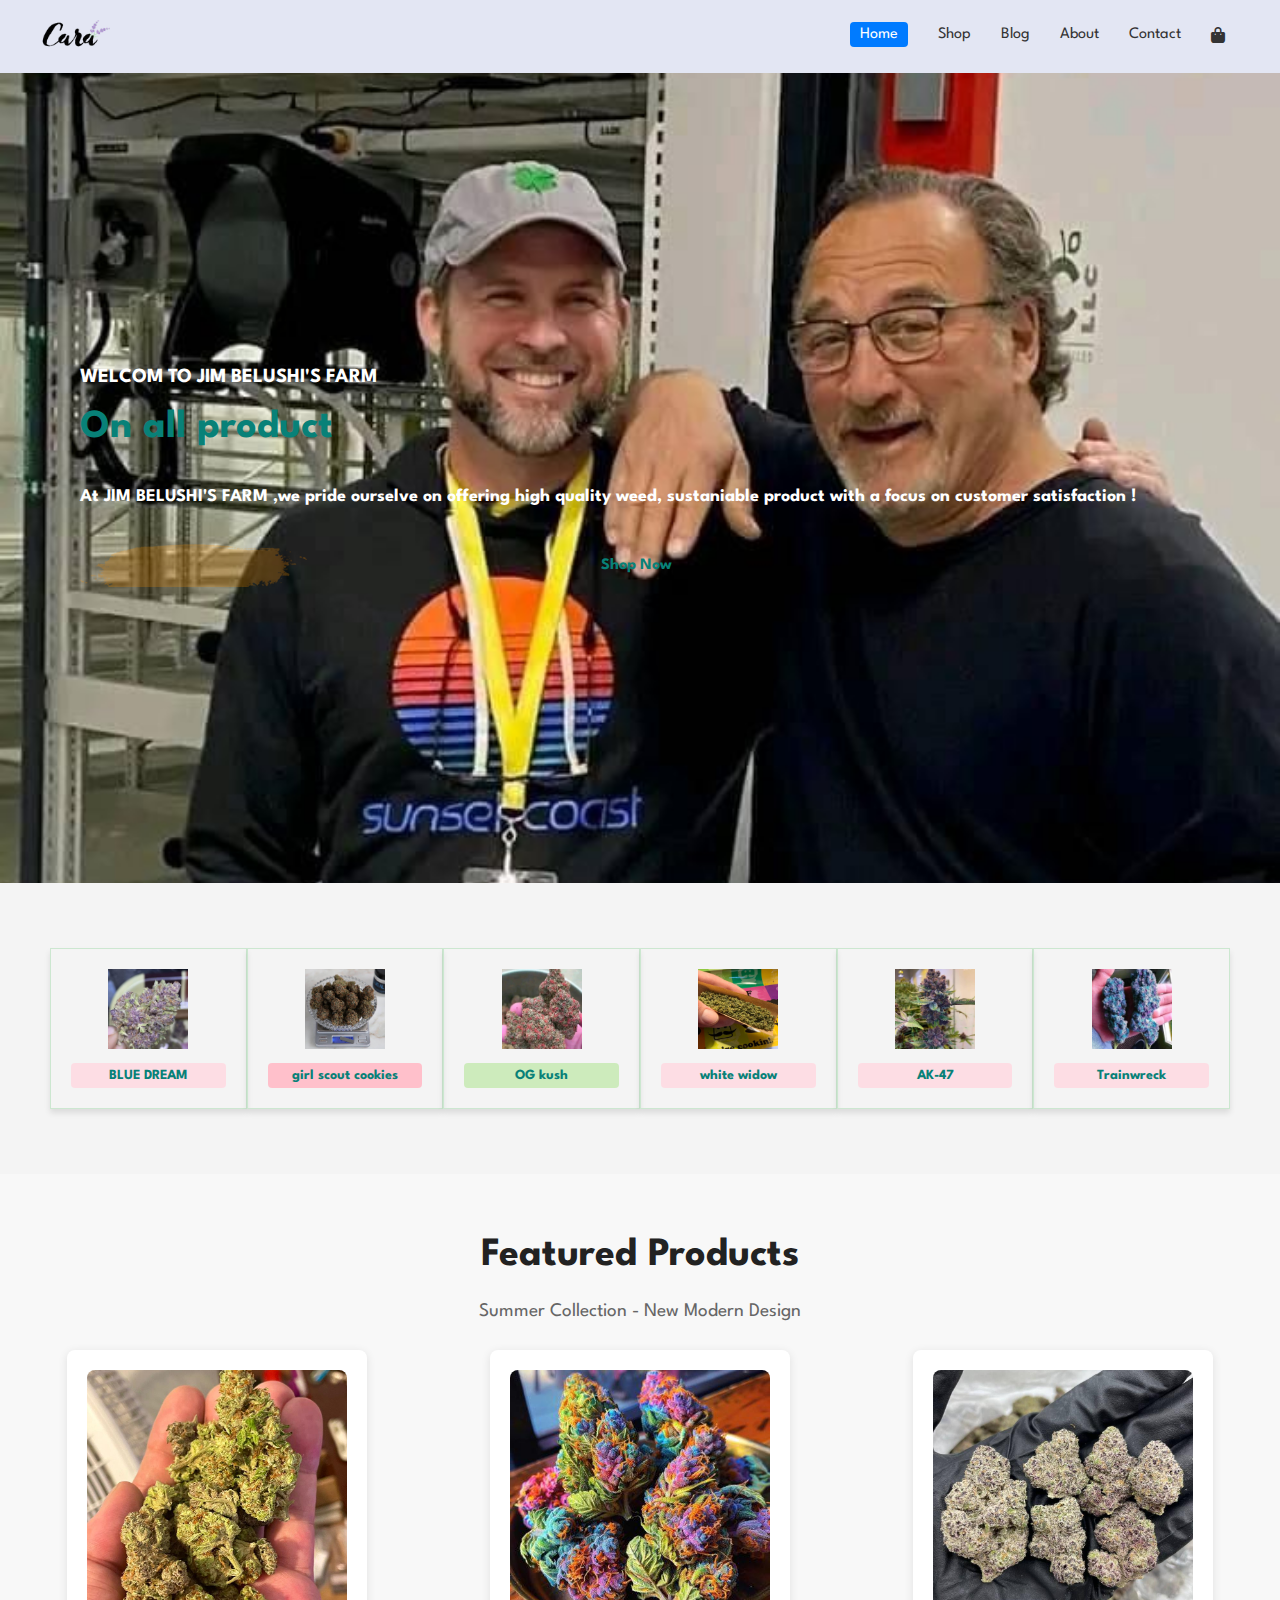
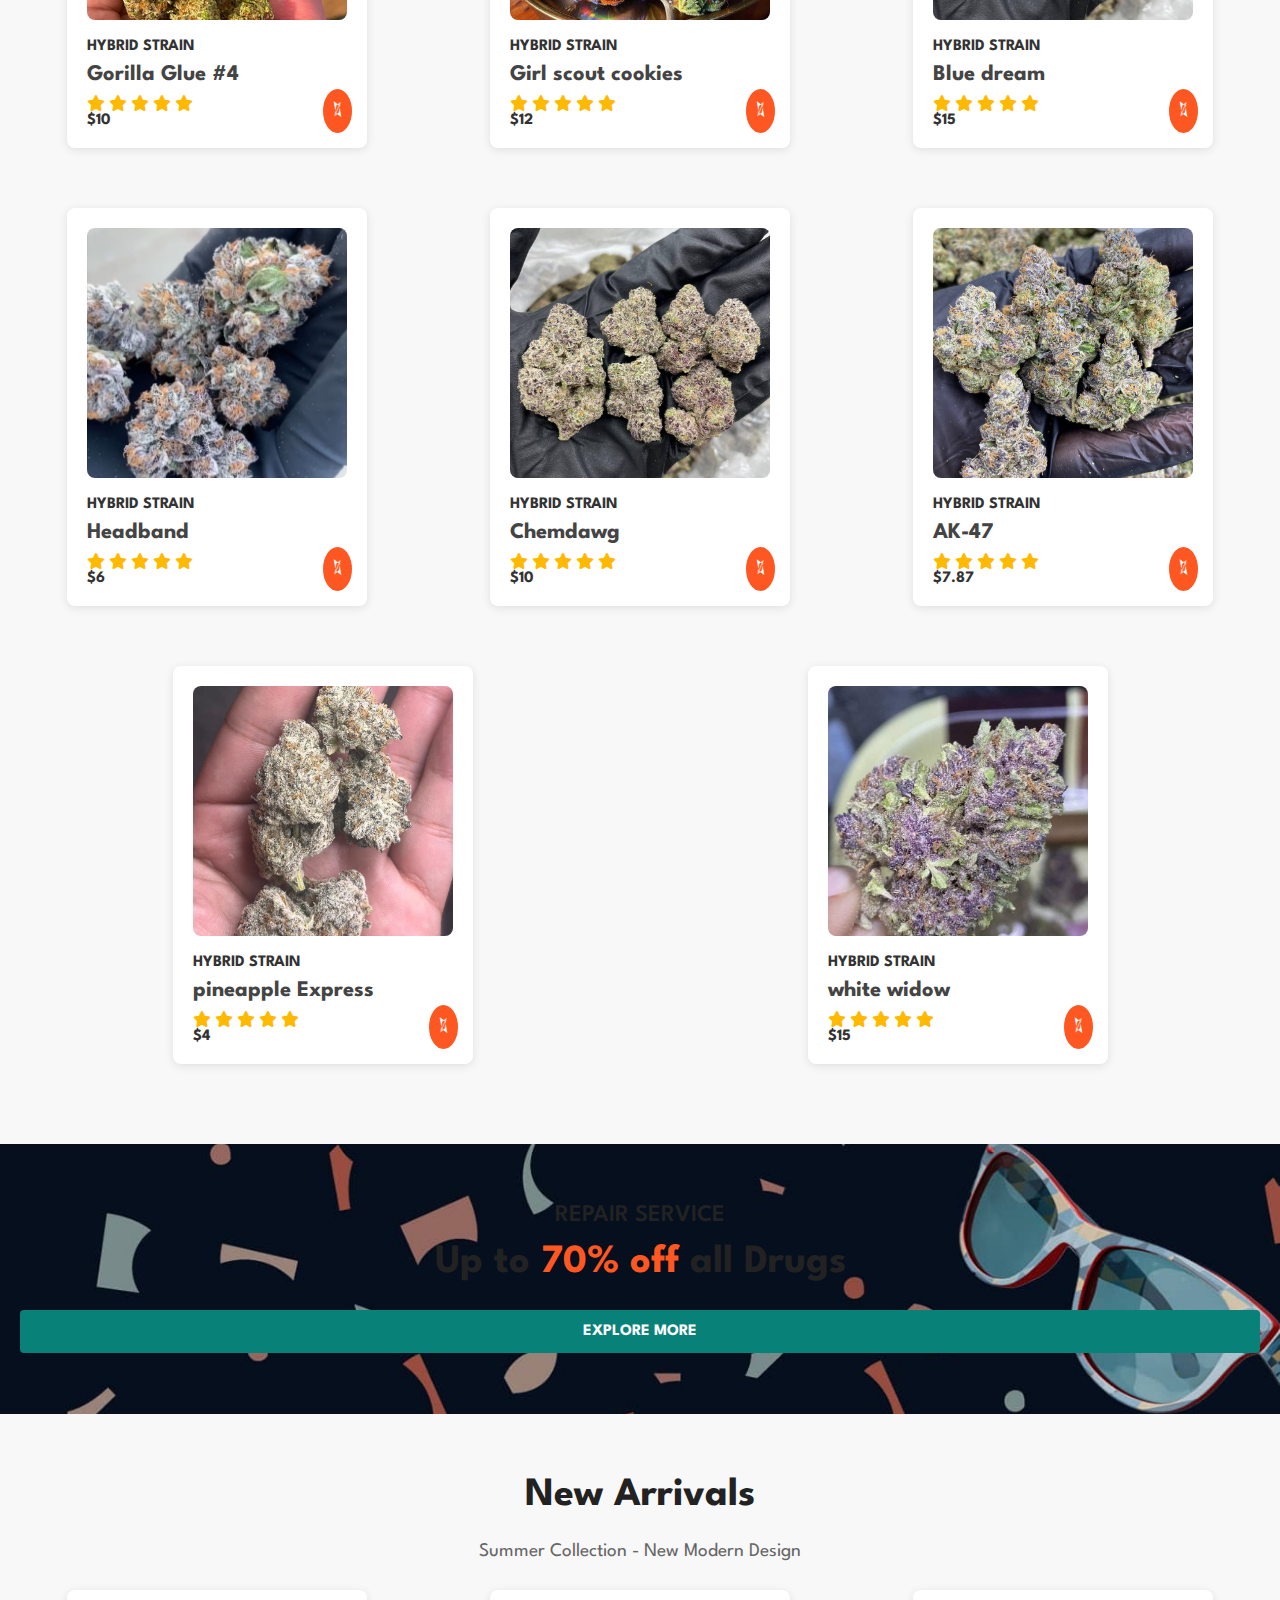
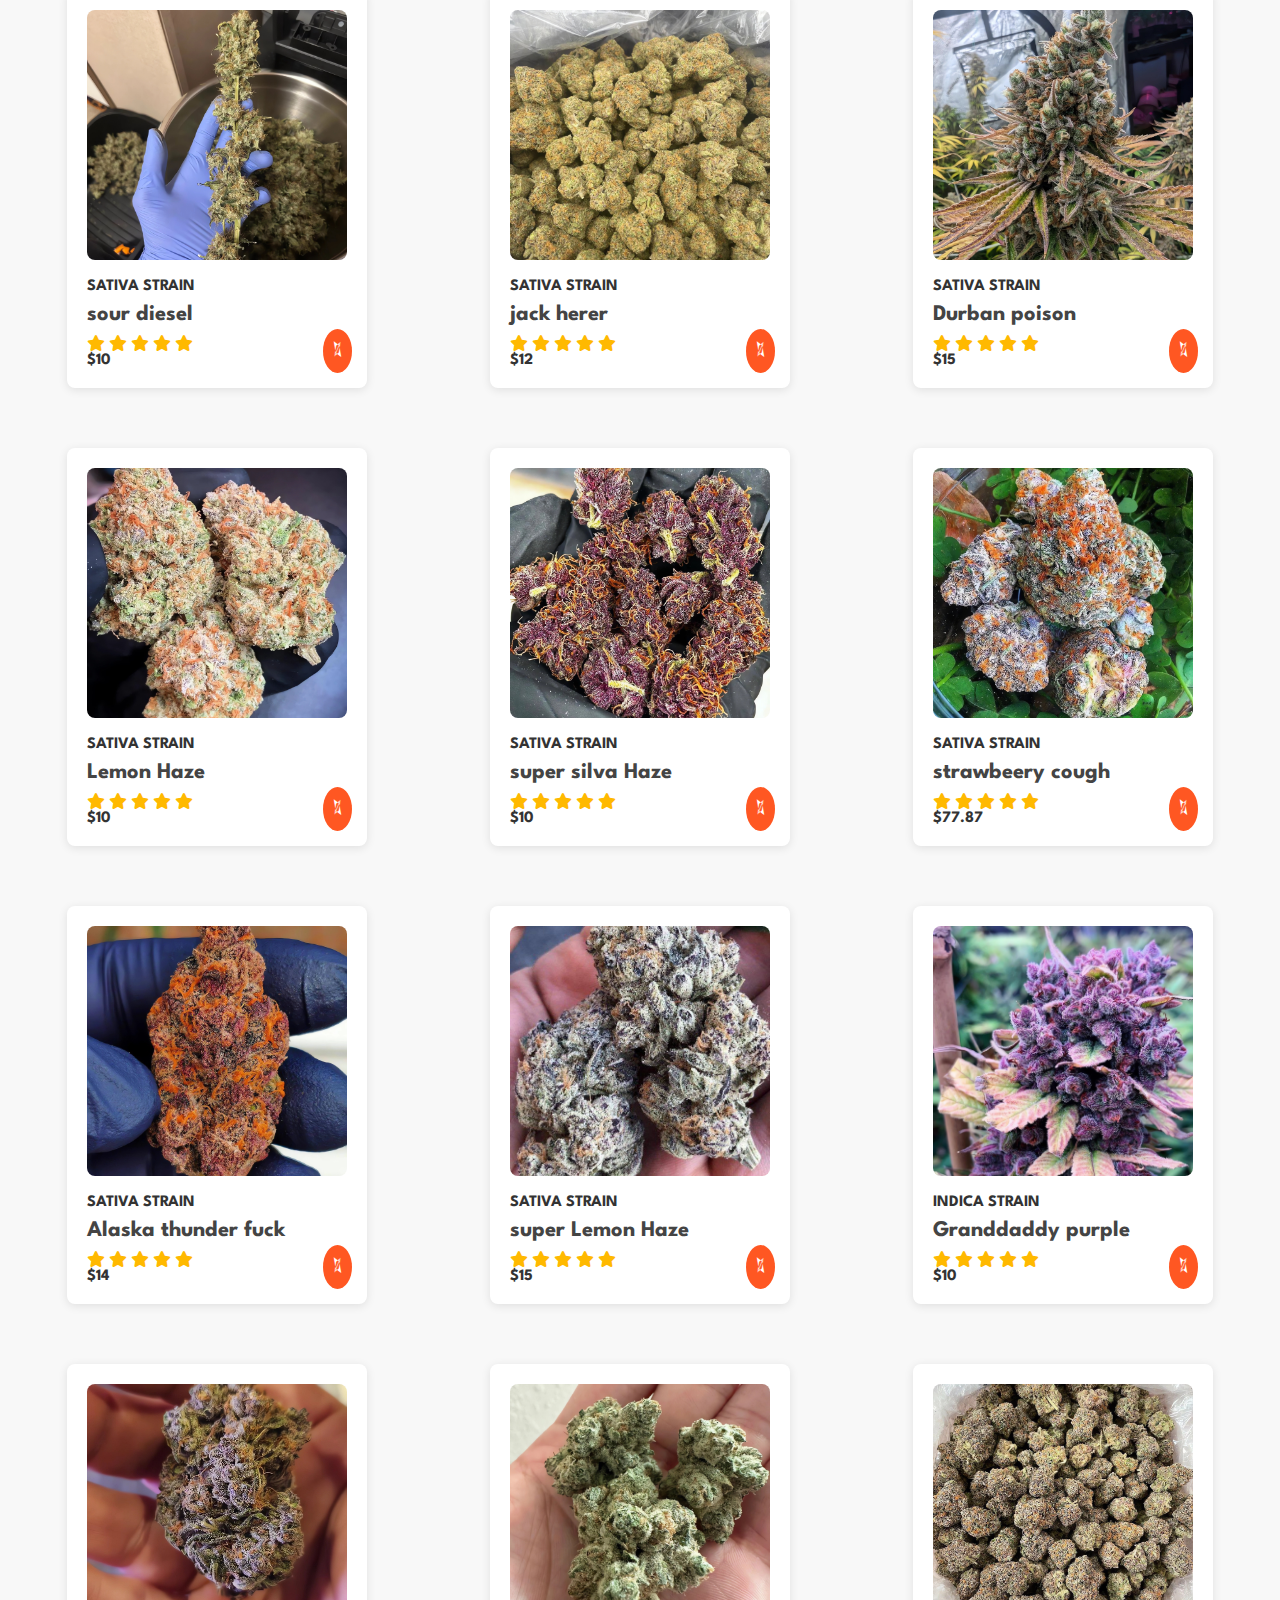
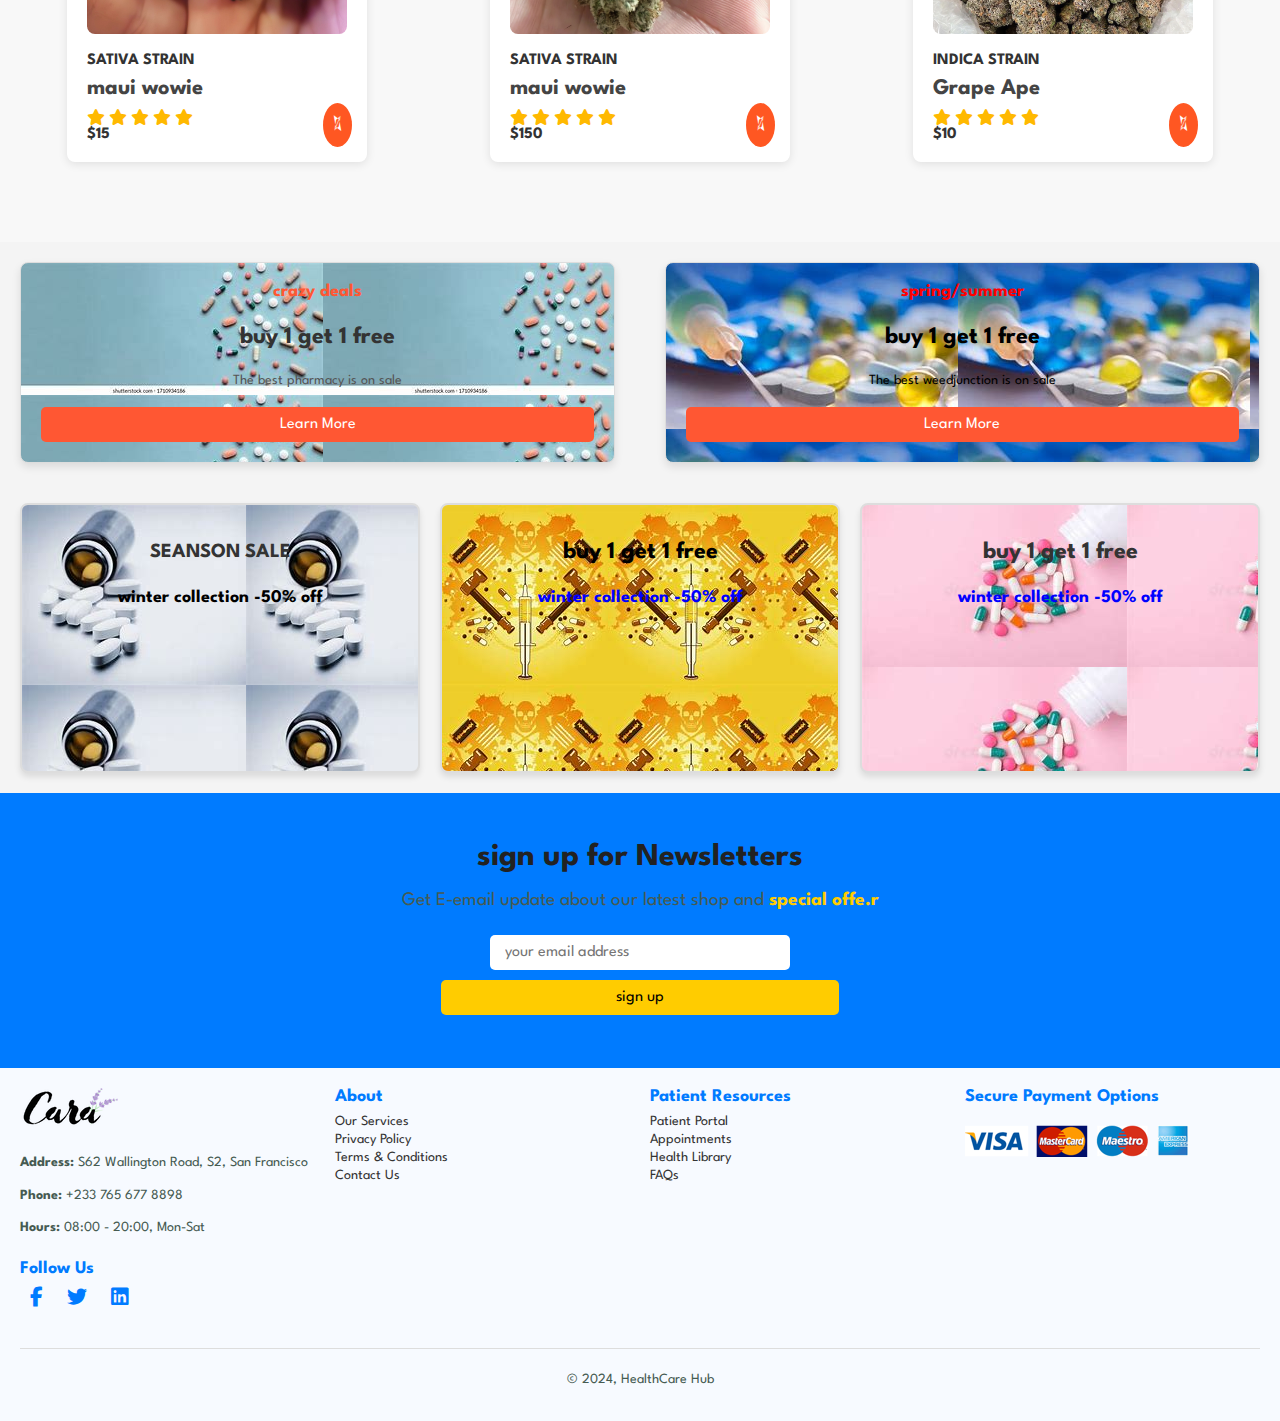
<file: weedJunction/index.html>
<!DOCTYPE html>
<html lang="en">
<head>
    <meta charset="UTF-8">
    <meta http-equiv="X-UA-Compatible" content="IE=edge">
    <meta name="viewport" content="width=device-width, initial-scale=1.0">
    <title>JIM BELUSHI'S FARM</title>
    <link rel="stylesheet" href="https://pro.fontawesome.com/releases/v5.10.0/css/all.css" />
    <link rel="stylesheet" href="https://cdnjs.cloudflare.com/ajax/libs/font-awesome/6.5.1/css/all.min.css" />
    <link rel="stylesheet" href="style.css">
</head>
<body>

    <section id="header">
        <a href ="#"><img src="img/logo.png" class="logo" alt="Logo"></a>
        <div>
            <ul id="navbar">
                <li><a href="index.html" class="active">Home</a></li>
                <li><a href="shop.html">Shop</a></li>
                <li><a href="blog.html">Blog</a></li>
                <li><a href="about.html">About</a></li>
                <li><a href="contact.html">Contact</a></li>
                <li><a href="cart.html"><i class="fa fa-shopping-bag" aria-hidden="true"></i></a></li>
                


        </div>
       
    </section>
     <section id="hero">
        
        <h4>WELCOM TO JIM BELUSHI'S FARM</h4>
        <h2>On all product <h2>
            <p>At JIM BELUSHI'S FARM ,we pride ourselve on offering high quality weed, sustaniable product with a focus on customer satisfaction
                !</p>
            <button onclick="window.location.href='shop.html'">Shop Now</button>

     </section>
     <section id="feature" class="section-p1">
        <div class="fe-box">
            <img src="img/features/26.jpg" alt="">
            <h6>BLUE DREAM</h6>

        </div>
        <div class="fe-box">
            <img src="img/features/27.jpg" alt="">
            <h6>girl scout cookies</h6>

        </div>
        <div class="fe-box">
            <img src="img/features/28.jpg" alt="">
            <h6>OG kush</h6>

        </div>
        <div class="fe-box">
            <img src="img/features/29.jpg" alt="">
            <h6>white widow</h6>

        </div>
        <div class="fe-box">
            <img src="img/features/30.jpg" alt="">
            <h6>AK-47</h6>

        </div>
        <div class="fe-box">
            <img src="img/features/31.jpg" alt="">
            <h6>Trainwreck</h6>

        </div>
     </section>
     <section id="product1" class="section-p1">
        <h1>Featured Products</h1>
        <p>Summer Collection - New Modern Design</p>
        <div class="pro-container">
            <!-- Product 1 -->
            <div class="pro">
                <img src="img/features/32.jpg" alt="Amylinomimetic injectables">
                <div class="des">
                    <span>HYBRID STRAIN</span>
                    <h5>Gorilla Glue #4</h5>
                    <div class="star">
                        <i class="fa-solid fa-star"></i>
                        <i class="fa-solid fa-star"></i>
                        <i class="fa-solid fa-star"></i>
                        <i class="fa-solid fa-star"></i>
                        <i class="fa-solid fa-star"></i>
                    </div>
                    <span class="price">$10</span>
                </div>
                <a href="#" class="cart-icon"><i class="fal fa-shopping-cart"></i></a>
            </div>
    
            <!-- Product 2 -->
            <div class="pro">
                <img src="img/features/33.jpg" alt="Anastrozole">
                <div class="des">
                    <span> HYBRID STRAIN</span>
                    <h5>Girl scout cookies</h5>
                    <div class="star">
                        <i class="fa-solid fa-star"></i>
                        <i class="fa-solid fa-star"></i>
                        <i class="fa-solid fa-star"></i>
                        <i class="fa-solid fa-star"></i>
                        <i class="fa-solid fa-star"></i>
                    </div>
                    <span class="price">$12</span>
                </div>
                <a href="#" class="cart-icon"><i class="fal fa-shopping-cart"></i></a>
            </div>
    
            <!-- Product 3 -->
            <div class="pro">
                <img src="img/features/36.jpg" alt="Bupropion-naltrexone">
                <div class="des">
                    <span>HYBRID STRAIN</span>
                    <h5>Blue dream</h5>
                    <div class="star">
                        <i class="fa-solid fa-star"></i>
                        <i class="fa-solid fa-star"></i>
                        <i class="fa-solid fa-star"></i>
                        <i class="fa-solid fa-star"></i>
                        <i class="fa-solid fa-star"></i>
                    </div>
                    <span class="price">$15</span>
                </div>
                <a href="#" class="cart-icon"><i class="fal fa-shopping-cart"></i></a>
            </div>
    
            <!-- Product 4 -->
            <div class="pro">
                <img src="img/features/34.jpg" alt="Amoxilin">
                <div class="des">
                    <span>HYBRID STRAIN</span>
                    <h5>Headband</h5>
                    <div class="star">
                        <i class="fa-solid fa-star"></i>
                        <i class="fa-solid fa-star"></i>
                        <i class="fa-solid fa-star"></i>
                        <i class="fa-solid fa-star"></i>
                        <i class="fa-solid fa-star"></i>
                    </div>
                    <span class="price"> $6 </span>
                </div>
                <a href="#" class="cart-icon"><i class="fal fa-shopping-cart"></i></a>
            </div>
    
            <!-- Product 5 -->
            <div class="pro">
                <img src="img/features/36.jpg" alt="Mounjaro">
                <div class="des">
                    <span> HYBRID STRAIN</span>
                    <h5>Chemdawg</h5>
                    <div class="star">
                        <i class="fa-solid fa-star"></i>
                        <i class="fa-solid fa-star"></i>
                        <i class="fa-solid fa-star"></i>
                        <i class="fa-solid fa-star"></i>
                        <i class="fa-solid fa-star"></i>
                    </div>
                    <span class="price">$10</span>
                </div>
                <a href="#" class="cart-icon"><i class="fal fa-shopping-cart"></i></a>
            </div>
    
            <!-- Product 6 -->
            <div class="pro">
                <img src="img/features/39.jpg" alt="Orlistat (Xenical, Alli)">
                <div class="des">
                    <span>HYBRID STRAIN </span>
                    <h5>AK-47</h5>
                    <div class="star">
                        <i class="fa-solid fa-star"></i>
                        <i class="fa-solid fa-star"></i>
                        <i class="fa-solid fa-star"></i>
                        <i class="fa-solid fa-star"></i>
                        <i class="fa-solid fa-star"></i>
                    </div>
                    <span class="price">$7.87</span>
                </div>
                <a href="#" class="cart-icon"><i class="fal fa-shopping-cart"></i></a>
            </div>
    
            <!-- Product 7 -->
            <div class="pro">
                <img src="img/features/38.jpg" alt="Metformin">
                <div class="des">
                    <span>HYBRID STRAIN</span>
                    <h5>pineapple Express</h5>
                    <div class="star">
                        <i class="fa-solid fa-star"></i>
                        <i class="fa-solid fa-star"></i>
                        <i class="fa-solid fa-star"></i>
                        <i class="fa-solid fa-star"></i>
                        <i class="fa-solid fa-star"></i>
                    </div>
                    <span class="price">$4</span>
                </div>
                <a href="#" class="cart-icon"><i class="fal fa-shopping-cart"></i></a>
            </div>
    
            <!-- Product 8 -->
            <div class="pro">
                <img src="img/features/26.jpg" alt="Insulin">
                <div class="des">
                    <span>HYBRID STRAIN</span>
                    <h5>white widow</h5>
                    <div class="star">
                        <i class="fa-solid fa-star"></i>
                        <i class="fa-solid fa-star"></i>
                        <i class="fa-solid fa-star"></i>
                        <i class="fa-solid fa-star"></i>
                        <i class="fa-solid fa-star"></i>
                    </div>
                    <span class="price">$15</span>
                </div>
                <a href="#" class="cart-icon"><i class="fal fa-shopping-cart"></i></a>
            </div>
        </div>
    </section>
    <section>
    
    
        <section id="banner" class="section-m1">
            <h4>Repair Service</h4>
            <h2>Up to <span>70% off</span> all Drugs</h2>
            <button>Explore More</button>
        </section>
        <section id="product1" class="section-p1">
            <h1>New Arrivals</h1>
            <p>Summer Collection - New Modern Design</p>
            <div class="pro-container">
                <!-- Product 1 -->
                <div class="pro">
                    <img src="img/products/13.jpg" alt="Amylinomimetic injectables">
                    <div class="des">
                        <span>SATIVA STRAIN</span>
                        <h5>sour diesel</h5>
                        <div class="star">
                            <i class="fa-solid fa-star"></i>
                            <i class="fa-solid fa-star"></i>
                            <i class="fa-solid fa-star"></i>
                            <i class="fa-solid fa-star"></i>
                            <i class="fa-solid fa-star"></i>
                        </div>
                        <span class="price">$10</span>
                    </div>
                    <a href="#" class="cart-icon"><i class="fal fa-shopping-cart"></i></a>
                </div>
        
                <!-- Product 2 -->
                <div class="pro">
                    <img src="img/products/14.jpg" alt="Anastrozole">
                    <div class="des">
                        <span> SATIVA STRAIN</span>
                        <h5>jack herer</h5>
                        <div class="star">
                            <i class="fa-solid fa-star"></i>
                            <i class="fa-solid fa-star"></i>
                            <i class="fa-solid fa-star"></i>
                            <i class="fa-solid fa-star"></i>
                            <i class="fa-solid fa-star"></i>
                        </div>
                        <span class="price">$12</span>
                    </div>
                    <a href="#" class="cart-icon"><i class="fal fa-shopping-cart"></i></a>
                </div>
        
                <!-- Product 3 -->
                <div class="pro">
                    <img src="img/products/15.jpg" alt="Bupropion-naltrexone">
                    <div class="des">
                        <span>SATIVA STRAIN</span>
                        <h5>Durban poison</h5>
                        <div class="star">
                            <i class="fa-solid fa-star"></i>
                            <i class="fa-solid fa-star"></i>
                            <i class="fa-solid fa-star"></i>
                            <i class="fa-solid fa-star"></i>
                            <i class="fa-solid fa-star"></i>
                        </div>
                        <span class="price">$15</span>
                    </div>
                    <a href="#" class="cart-icon"><i class="fal fa-shopping-cart"></i></a>
                </div>
        
                <!-- Product 4 -->
                <div class="pro">
                    <img src="img/products/16.jpg" alt="Amoxilin">
                    <div class="des">
                        <span>SATIVA STRAIN
                        </span>
                        <h5>Lemon Haze</h5>
                        <div class="star">
                            <i class="fa-solid fa-star"></i>
                            <i class="fa-solid fa-star"></i>
                            <i class="fa-solid fa-star"></i>
                            <i class="fa-solid fa-star"></i>
                            <i class="fa-solid fa-star"></i>
                        </div>
                        <span class="price"> $10 </span>
                    </div>
                    <a href="#" class="cart-icon"><i class="fal fa-shopping-cart"></i></a>
                </div>
        
                <!-- Product 5 -->
                <div class="pro">
                    <img src="img/products/18.jpg" alt="">
                    <div class="des">
                        <span> SATIVA STRAIN</span>
                        <h5>super silva Haze </h5>
                        <div class="star">
                            <i class="fa-solid fa-star"></i>
                            <i class="fa-solid fa-star"></i>
                            <i class="fa-solid fa-star"></i>
                            <i class="fa-solid fa-star"></i>
                            <i class="fa-solid fa-star"></i>
                        </div>
                        <span class="price">$10</span>
                    </div>
                    <a href="#" class="cart-icon"><i class="fal fa-shopping-cart"></i></a>
                </div>
        
                <!-- Product 6 -->
                <div class="pro">
                    <img src="img/products/19.jpg" alt="">
                    <div class="des">
                        <span> SATIVA STRAIN </span>
                        <h5>strawbeery cough</h5>
                        <div class="star">
                            <i class="fa-solid fa-star"></i>
                            <i class="fa-solid fa-star"></i>
                            <i class="fa-solid fa-star"></i>
                            <i class="fa-solid fa-star"></i>
                            <i class="fa-solid fa-star"></i>
                        </div>
                        <span class="price">$77.87</span>
                    </div>
                    <a href="#" class="cart-icon"><i class="fal fa-shopping-cart"></i></a>
                </div>
        
                <!-- Product 7 -->
                <div class="pro">
                    <img src="img/products/20.jpg" alt="Metformin">
                    <div class="des">
                        <span>SATIVA STRAIN</span>
                        <h5>Alaska thunder fuck </h5>
                        <div class="star">
                            <i class="fa-solid fa-star"></i>
                            <i class="fa-solid fa-star"></i>
                            <i class="fa-solid fa-star"></i>
                            <i class="fa-solid fa-star"></i>
                            <i class="fa-solid fa-star"></i>
                        </div>
                        <span class="price">$14</span>
                    </div>
                    <a href="#" class="cart-icon"><i class="fal fa-shopping-cart"></i></a>
                </div>
        
                <!-- Product 8 -->
                <div class="pro">
                    <img src="img/products/21.jpg" alt="Insulin">
                    <div class="des">
                        <span>SATIVA STRAIN</span>
                        <h5>super Lemon Haze</h5>
                        <div class="star">
                            <i class="fa-solid fa-star"></i>
                            <i class="fa-solid fa-star"></i>
                            <i class="fa-solid fa-star"></i>
                            <i class="fa-solid fa-star"></i>
                            <i class="fa-solid fa-star"></i>
                        </div>
                        <span class="price">$15</span>
                    </div>
                    <a href="#" class="cart-icon"><i class="fal fa-shopping-cart"></i></a>
                </div>
                <div class="pro">
                    <img src="img/products/22.jpg" alt="Insulin">
                    <div class="des">
                        <span>INDICA STRAIN</span>
                        <h5>Granddaddy purple</h5>
                        <div class="star">
                            <i class="fa-solid fa-star"></i>
                            <i class="fa-solid fa-star"></i>
                            <i class="fa-solid fa-star"></i>
                            <i class="fa-solid fa-star"></i>
                            <i class="fa-solid fa-star"></i>
                        </div>
                        <span class="price">$10</span>
                    </div>
                    <a href="#" class="cart-icon"><i class="fal fa-shopping-cart"></i></a>
                </div>
                <div class="pro">
                    <img src="img/products/23.jpg" alt="Insulin">
                    <div class="des">
                        <span>SATIVA STRAIN</span>
                        <h5>maui wowie</h5>
                        <div class="star">
                            <i class="fa-solid fa-star"></i>
                            <i class="fa-solid fa-star"></i>
                            <i class="fa-solid fa-star"></i>
                            <i class="fa-solid fa-star"></i>
                            <i class="fa-solid fa-star"></i>
                        </div>
                        <span class="price">$15</span>
                    </div>
                    <a href="#" class="cart-icon"><i class="fal fa-shopping-cart"></i></a>
                </div>
                <div class="pro">
                    <img src="img/products/24.jpg" alt="Insulin">
                    <div class="des">
                        <span>SATIVA STRAIN</span>
                        <h5>maui wowie</h5>
                        <div class="star">
                            <i class="fa-solid fa-star"></i>
                            <i class="fa-solid fa-star"></i>
                            <i class="fa-solid fa-star"></i>
                            <i class="fa-solid fa-star"></i>
                            <i class="fa-solid fa-star"></i>
                        </div>
                        <span class="price">$150</span>
                    </div>
                    <a href="#" class="cart-icon"><i class="fal fa-shopping-cart"></i></a>
                </div>
                <div class="pro">
                    <img src="img/products/25.jpg" alt="Insulin">
                    <div class="des">
                        <span>INDICA STRAIN</span>
                        <h5>Grape Ape</h5>
                        <div class="star">
                            <i class="fa-solid fa-star"></i>
                            <i class="fa-solid fa-star"></i>
                            <i class="fa-solid fa-star"></i>
                            <i class="fa-solid fa-star"></i>
                            <i class="fa-solid fa-star"></i>
                        </div>
                        <span class="price">$10</span>
                    </div>
                    <a href="#" class="cart-icon"><i class="fal fa-shopping-cart"></i></a>
                </div>
            </div>
        </section>
        <section id="sm-banner" class="section-p1">
          <div class="banner-box">
            <h4>crazy deals</h4>
            <h2>buy 1 get 1 free</h2>
            <span>The best pharmacy is on sale</span>
            <button>Learn More</button>
          </div>
          <div class="banner-box1">
            <h4>spring/summer</h4>
            <h2>buy 1 get 1 free</h2>
            <span>The best weedjunction is on sale</span>
            <button> Learn More</button>
          </div>
        </section>
        <section id="banner3">
            <div class="banner-box2">
             
                <h2>SEANSON SALE</h2>
                <h4>winter collection -50% off</h4>
               
              </div>
              <div class="banner-box3">
                
                <h2>buy 1 get 1 free</h2>
                <h4>winter collection -50% off</h4>
               
              </div>
              <div class="banner-box4">
                
                <h2>buy 1 get 1 free</h2>
                <h4>winter collection -50% off</h4>
               
              </div>
        </section>
        <section id ="newsletter">
            <div class="newstext">
                <h4>sign up for Newsletters</h4>
                <p> Get E-email update about our latest shop and <span>special offe.r</span></p>

            </div>
            <div class="fora">
                <input type="text" placeholder="your email address">
                <button>sign up</button>
            </div>

        </section>
        <footer id="section-p1">
            <div class="col">
                <img src="img/logo.png" alt="Medical Logo">
                <p><strong>Address:</strong> S62 Wallington Road, S2, San Francisco</p>
                <p><strong>Phone:</strong> +233 765 677 8898</p>
                <p><strong>Hours:</strong> 08:00 - 20:00, Mon-Sat</p>
                <div class="follow">
                    <h4>Follow Us</h4>
                    <div class="icon">
                        <i class="fab fa-facebook-f"></i>
                        <i class="fab fa-twitter"></i>
                        <i class="fab fa-linkedin"></i>
                    </div>
                </div>
            </div>
            <div class="col">
                <h4>About</h4>
                <a href="#">Our Services</a>
                <a href="#">Privacy Policy</a>
                <a href="#">Terms & Conditions</a>
                <a href="#">Contact Us</a>
            </div>
            <div class="col">
                <h4>Patient Resources</h4>
                <a href="#">Patient Portal</a>
                <a href="#">Appointments</a>
                <a href="#">Health Library</a>
                <a href="#">FAQs</a>
            </div>
            <div class="col install">
                <h4>Secure Payment Options</h4>
                <img src="img/pay/pay.png" alt="Payment Gateways">
            </div>
            <div class="copyright">
                <p>&copy; 2024, HealthCare Hub</p>
            </div>
        </footer>
        

    <script src="script.js"></script>
</body>
</html>
</file>
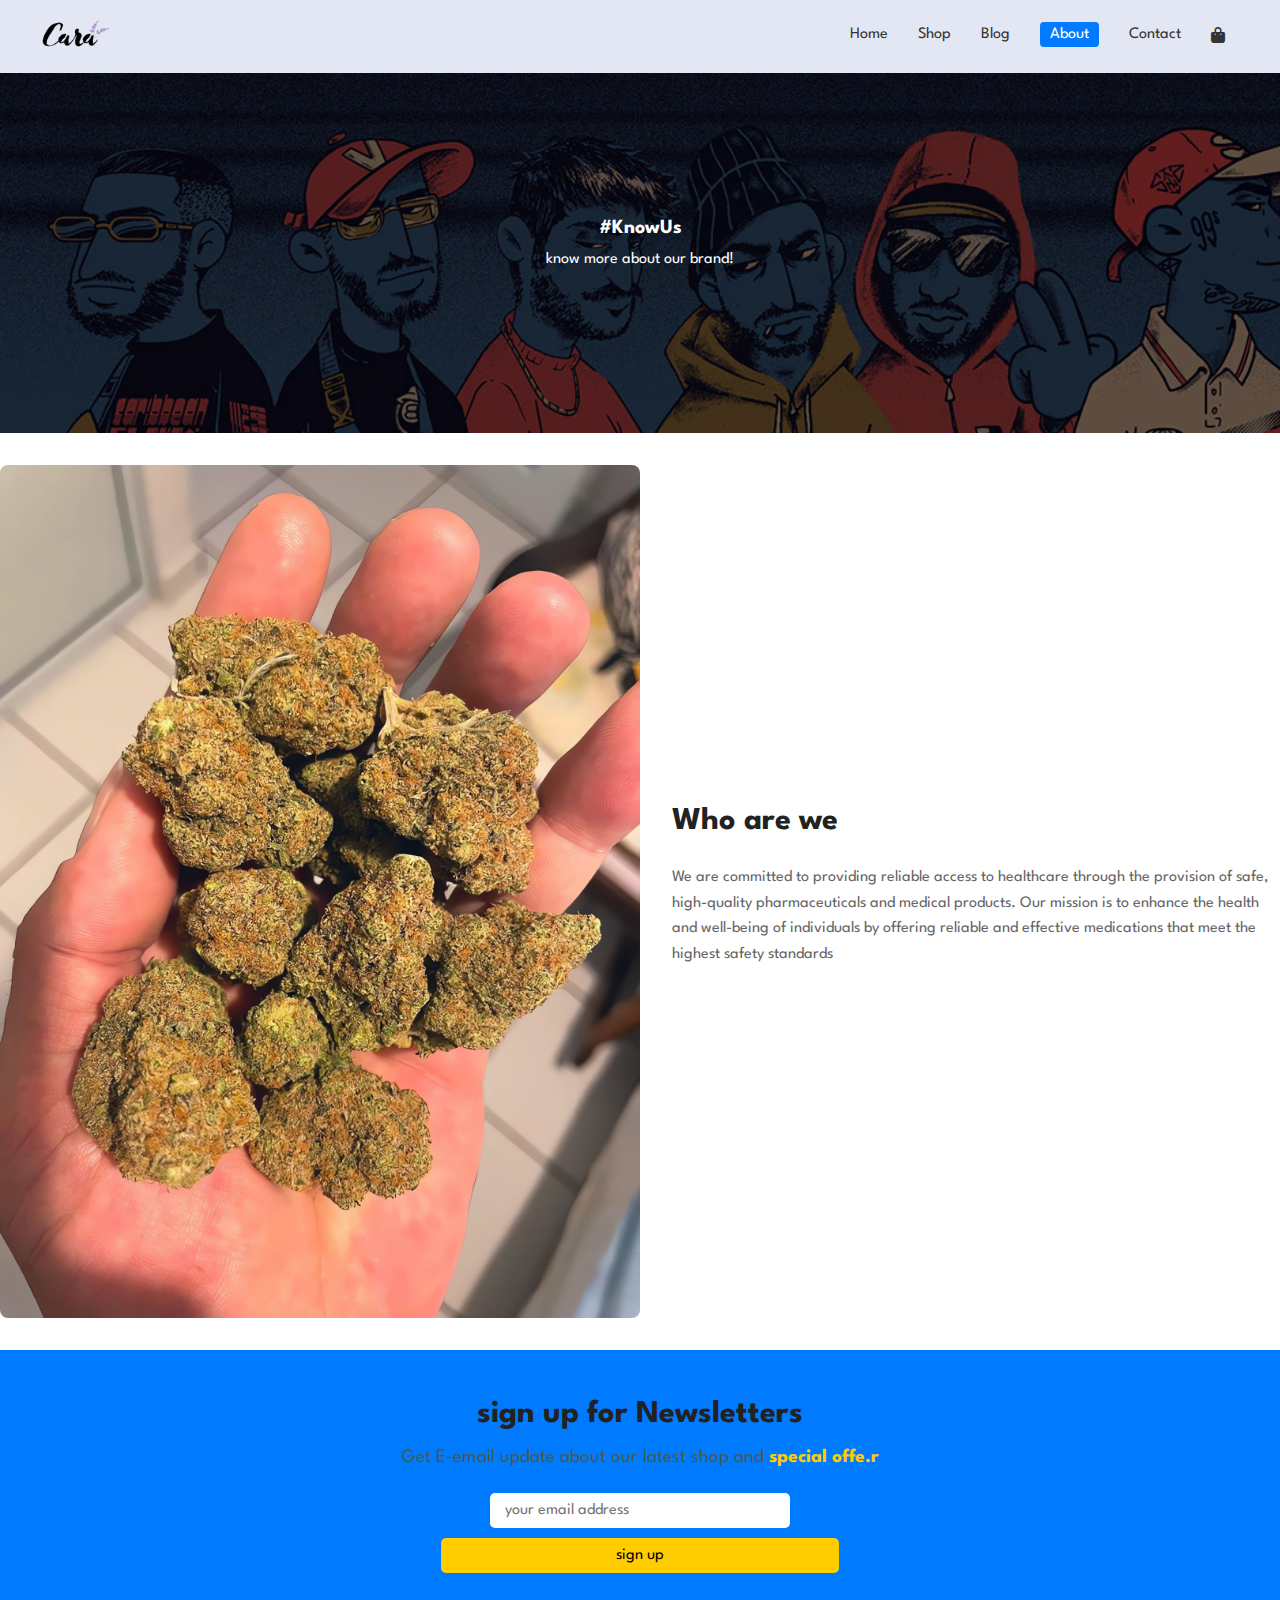
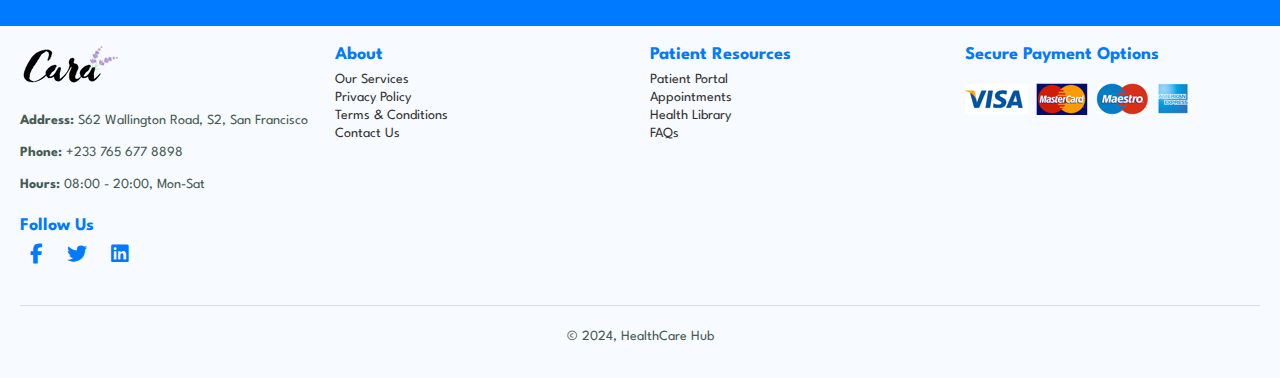
<file: weedJunction/about.html>
<!DOCTYPE html>
<html lang="en">
<head>
    <meta charset="UTF-8">
    <meta http-equiv="X-UA-Compatible" content="IE=edge">
    <meta name="viewport" content="width=device-width, initial-scale=1.0">
    <title>JIM BELUSHI'S FARM</title>
    <link rel="stylesheet" href="https://pro.fontawesome.com/releases/v5.10.0/css/all.css" />
    <link rel="stylesheet" href="https://cdnjs.cloudflare.com/ajax/libs/font-awesome/6.5.1/css/all.min.css" />
    <link rel="stylesheet" href="style.css">
</head>
<body>

    <section id="header">
        <a href ="#"><img src="img/logo.png" class="logo" alt="Logo"></a>
        <div>
            <ul id="navbar">
                <li><a href="index.html">Home</a></li>
                <li><a class="active" href="shop.html">Shop</a></li>
                <li><a href="blog.html">Blog</a></li>
                <li><a href="about.html">About</a></li>
                <li><a href="contact.html">Contact</a></li>
                <li><a href="cart.html"><i class="fa fa-shopping-bag" aria-hidden="true"></i></a></li>
              


        </div>
        
    </section>
     <section id="page-header" class="about-header">
        
        <h4>#KnowUs</h4>
       
            <p>know more about our brand!</p>
           
     </section>
     <section id="about-head" class="section-p1">
        <img src="img/7.jpg" alt="">
        <div>
            <h2>Who are we</h2>
            <p> We are committed to providing reliable access to healthcare through the provision of safe, high-quality pharmaceuticals and medical products. Our mission is to enhance the health and well-being of individuals by offering reliable and effective medications that meet the highest safety standards </p>
        </div>
    </section>
   


    <section id ="newsletter">
        <div class="newstext">
            <h4>sign up for Newsletters</h4>
            <p> Get E-email update about our latest shop and <span>special offe.r</span></p>

        </div>
        <div class="fora">
            <input type="text" placeholder="your email address">
            <button>sign up</button>
        </div>

    </section>
        <footer id="section-p1">
            <div class="col">
                <img src="img/logo.png" alt="Medical Logo">
                <p><strong>Address:</strong> S62 Wallington Road, S2, San Francisco</p>
                <p><strong>Phone:</strong> +233 765 677 8898</p>
                <p><strong>Hours:</strong> 08:00 - 20:00, Mon-Sat</p>
                <div class="follow">
                    <h4>Follow Us</h4>
                    <div class="icon">
                        <i class="fab fa-facebook-f"></i>
                        <i class="fab fa-twitter"></i>
                        <i class="fab fa-linkedin"></i>
                    </div>
                </div>
            </div>
            <div class="col">
                <h4>About</h4>
                <a href="#">Our Services</a>
                <a href="#">Privacy Policy</a>
                <a href="#">Terms & Conditions</a>
                <a href="#">Contact Us</a>
            </div>
            <div class="col">
                <h4>Patient Resources</h4>
                <a href="#">Patient Portal</a>
                <a href="#">Appointments</a>
                <a href="#">Health Library</a>
                <a href="#">FAQs</a>
            </div>
            <div class="col install">
                <h4>Secure Payment Options</h4>
                <img src="img/pay/pay.png" alt="Payment Gateways">
            </div>
            <div class="copyright">
                <p>&copy; 2024, HealthCare Hub</p>
            </div>
        </footer>
        

    <script src="script.js"></script>
</body>
</html>
</file>
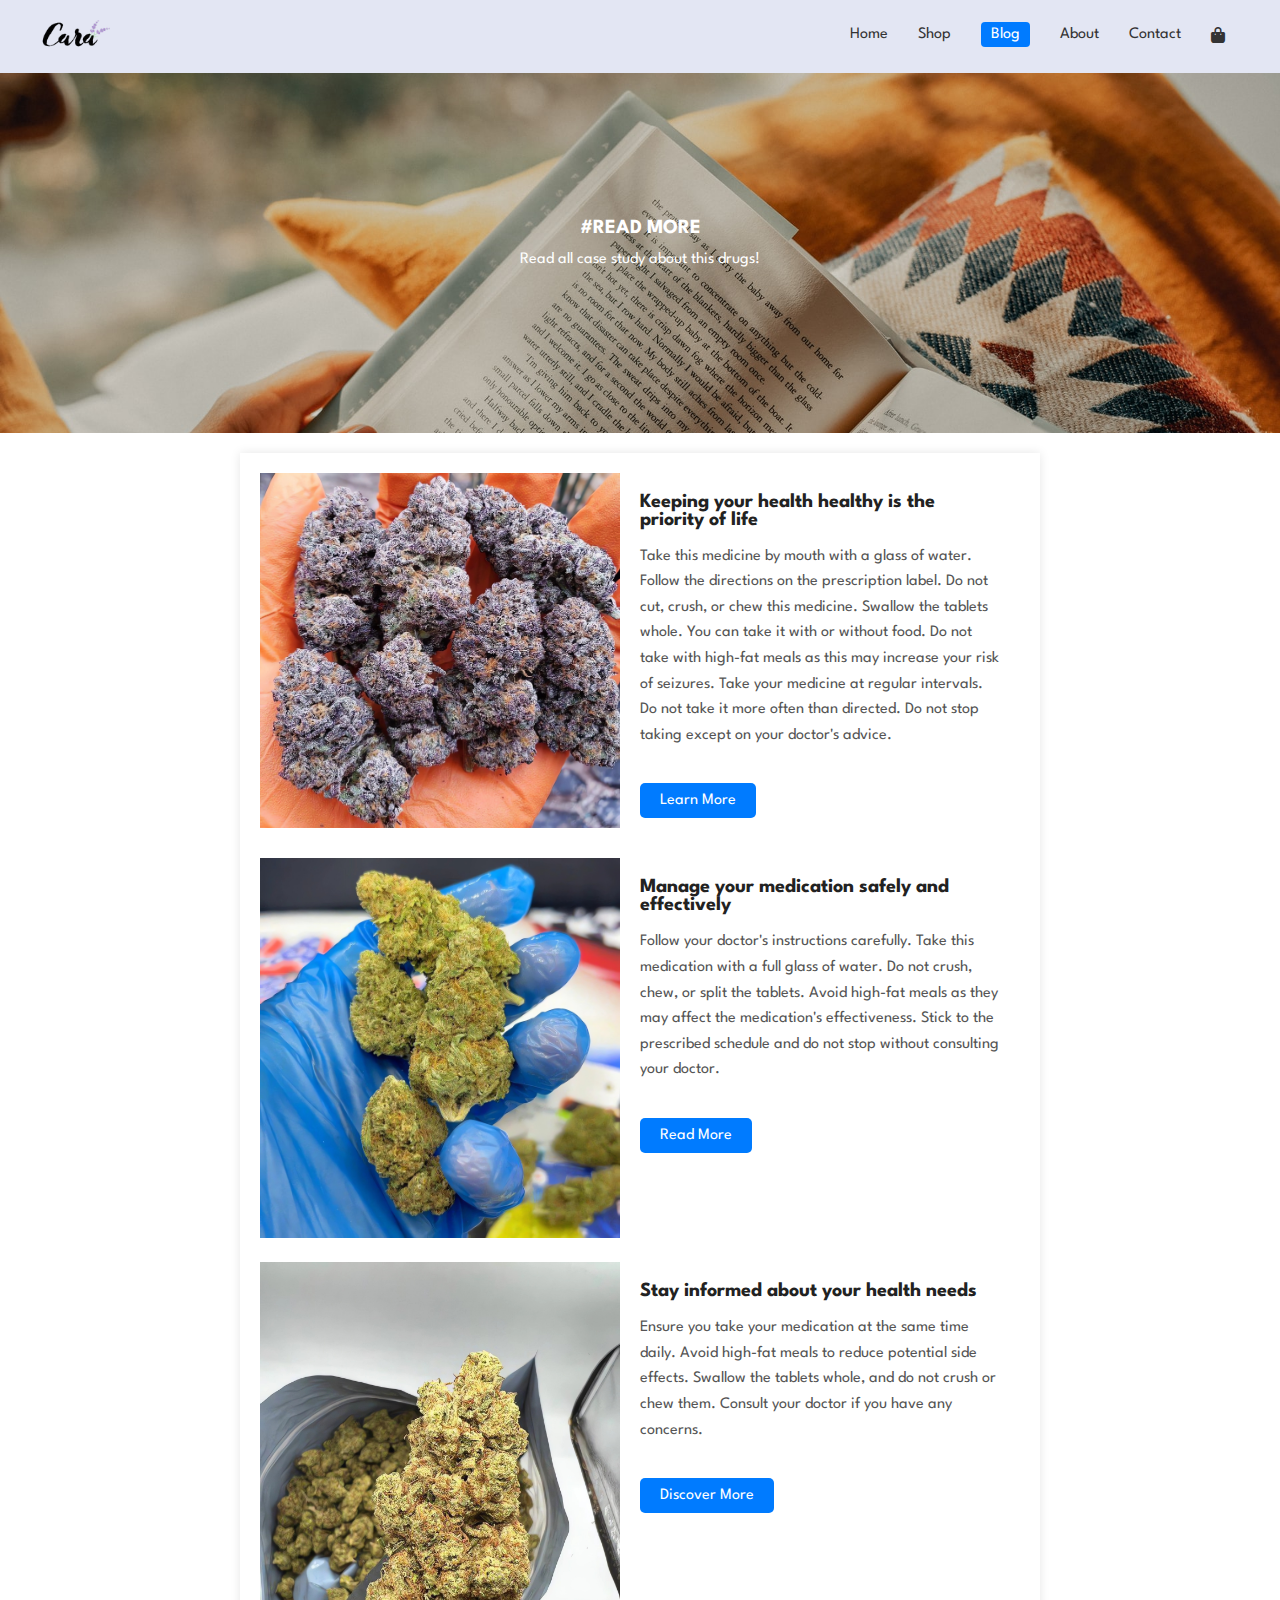
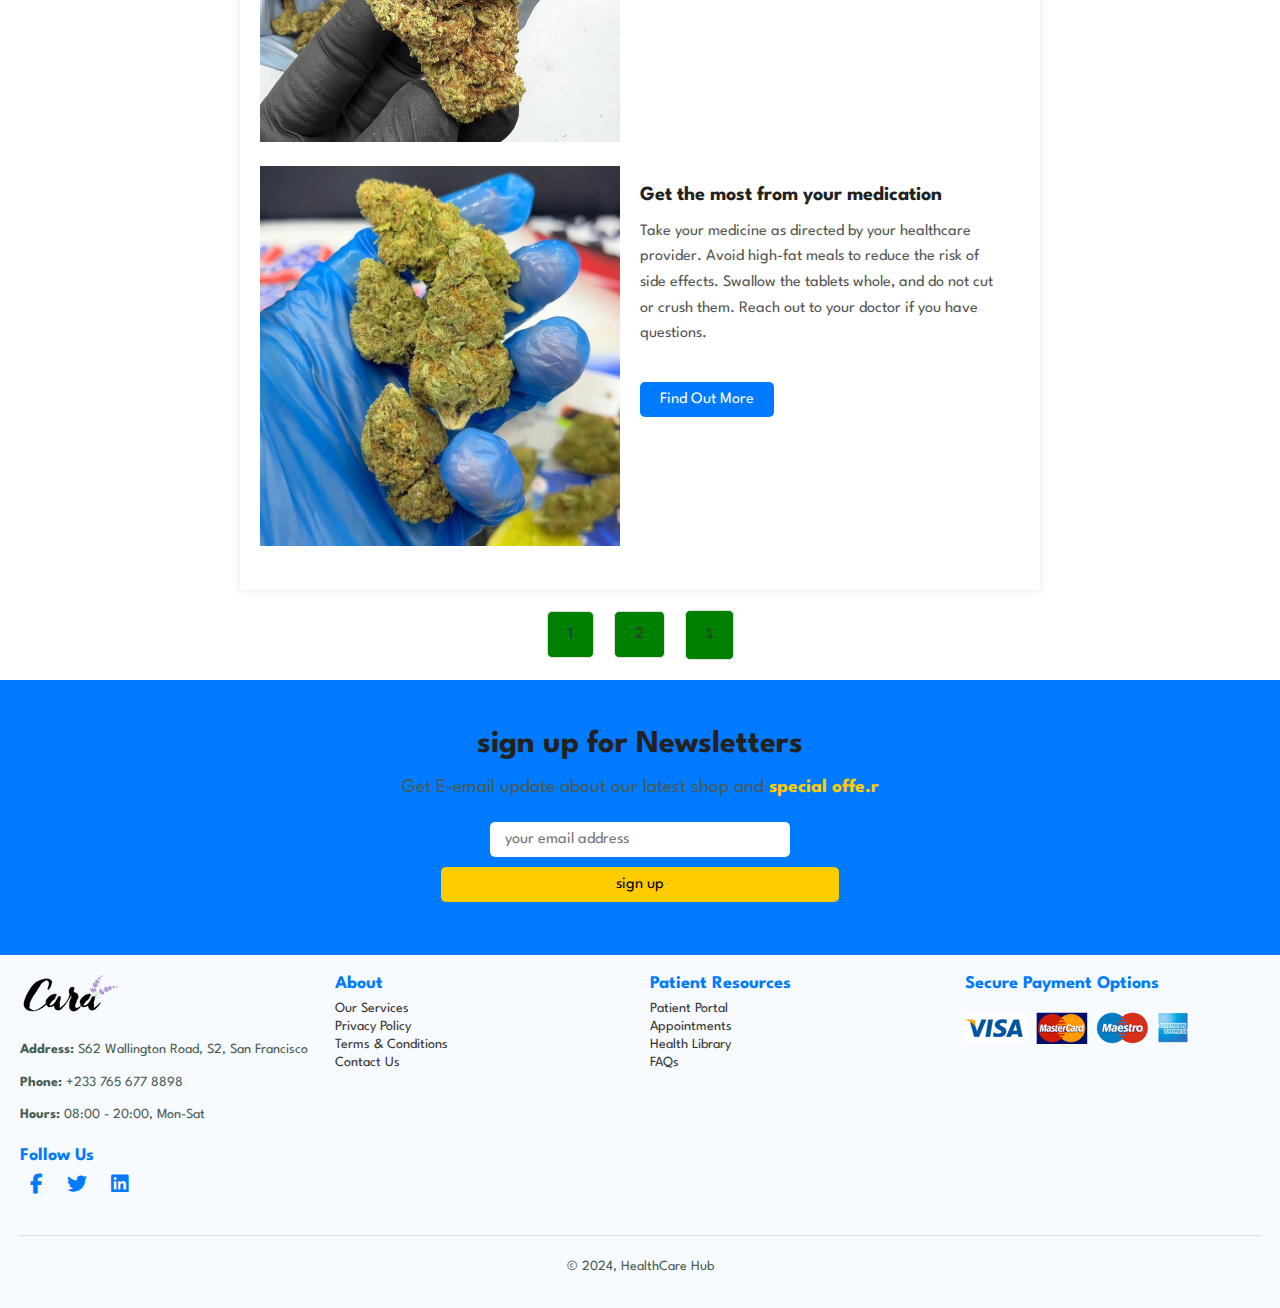
<file: weedJunction/blog.html>
<!DOCTYPE html>
<html lang="en">
<head>
    <meta charset="UTF-8">
    <meta http-equiv="X-UA-Compatible" content="IE=edge">
    <meta name="viewport" content="width=device-width, initial-scale=1.0">
    <title>JIM BELUSHI'S FARM</title>
    <link rel="stylesheet" href="https://pro.fontawesome.com/releases/v5.10.0/css/all.css" />
    <link rel="stylesheet" href="https://cdnjs.cloudflare.com/ajax/libs/font-awesome/6.5.1/css/all.min.css" />
    <link rel="stylesheet" href="style.css">
</head>
<body>

    <section id="header">
        <a href ="#"><img src="img/logo.png" class="logo" alt="Logo"></a>
        <div>
            <ul id="navbar">
                <li><a href="index.html">Home</a></li>
                <li><a class="active" href="shop.html">Shop</a></li>
                <li><a href="blog.html">Blog</a></li>
                <li><a href="about.html">About</a></li>
                <li><a href="contact.html">Contact</a></li>
                <li><a href="cart.html"><i class="fa fa-shopping-bag" aria-hidden="true"></i></a></li>
              


        </div>
        
    </section>
     <section id="page-header" class="blog-header">
        
        <h4>#READ MORE</h4>
       
            <p>Read all case study about this drugs!</p>
           
     </section>
     <section id="blog">
        <div class="blog-box">
            <div class="blog-img">
                <img src="img/2.jpg" alt="Case study image 1">
            </div>
            <div class="blog-detail">
                <h4>Keeping your health healthy is the priority of life</h4>
                <p>Take this medicine by mouth with a glass of water. Follow the directions on the prescription label. Do not cut, crush, or chew this medicine. Swallow the tablets whole. You can take it with or without food. Do not take with high-fat meals as this may increase your risk of seizures. Take your medicine at regular intervals. Do not take it more often than directed. Do not stop taking except on your doctor's advice.</p>
                <a href="#">Learn More</a>
            </div>
        </div>
    
        <div class="blog-box">
            <div class="blog-img">
                <img src="img/1.jpg" alt="Case study image 2">
            </div>
            <div class="blog-detail">
                <h4>Manage your medication safely and effectively</h4>
                <p>Follow your doctor's instructions carefully. Take this medication with a full glass of water. Do not crush, chew, or split the tablets. Avoid high-fat meals as they may affect the medication's effectiveness. Stick to the prescribed schedule and do not stop without consulting your doctor.</p>
                <a href="#">Read More</a>
            </div>
        </div>
    
        <div class="blog-box">
            <div class="blog-img">
                <img src="img/4.jpg" alt="Case study image 3">
            </div>
            <div class="blog-detail">
                <h4>Stay informed about your health needs</h4>
                <p>Ensure you take your medication at the same time daily. Avoid high-fat meals to reduce potential side effects. Swallow the tablets whole, and do not crush or chew them. Consult your doctor if you have any concerns.</p>
                <a href="#">Discover More</a>
            </div>
        </div>
    
        <div class="blog-box">
            <div class="blog-img">
                <img src="img/5.jpg" alt="Case study image 4">
            </div>
            <div class="blog-detail">
                <h4>Get the most from your medication</h4>
                <p>Take your medicine as directed by your healthcare provider. Avoid high-fat meals to reduce the risk of side effects. Swallow the tablets whole, and do not cut or crush them. Reach out to your doctor if you have questions.</p>
                <a href="#">Find Out More</a>
            </div>
        </div>
    </section>
    
    
    <section id="pagination" class="section-p1">
        <a href="#">1</a>
        <a href="#">2</a>
        <a href="#"><i class="fal fa-long-arrow-alt-right"></i></a>
    </section>
    
        <section id ="newsletter">
            <div class="newstext">
                <h4>sign up for Newsletters</h4>
                <p> Get E-email update about our latest shop and <span>special offe.r</span></p>

            </div>
            <div class="fora">
                <input type="text" placeholder="your email address">
                <button>sign up</button>
            </div>

        </section>
        <footer id="section-p1">
            <div class="col">
                <img src="img/logo.png" alt="Medical Logo">
                <p><strong>Address:</strong> S62 Wallington Road, S2, San Francisco</p>
                <p><strong>Phone:</strong> +233 765 677 8898</p>
                <p><strong>Hours:</strong> 08:00 - 20:00, Mon-Sat</p>
                <div class="follow">
                    <h4>Follow Us</h4>
                    <div class="icon">
                        <i class="fab fa-facebook-f"></i>
                        <i class="fab fa-twitter"></i>
                        <i class="fab fa-linkedin"></i>
                    </div>
                </div>
            </div>
            <div class="col">
                <h4>About</h4>
                <a href="#">Our Services</a>
                <a href="#">Privacy Policy</a>
                <a href="#">Terms & Conditions</a>
                <a href="#">Contact Us</a>
            </div>
            <div class="col">
                <h4>Patient Resources</h4>
                <a href="#">Patient Portal</a>
                <a href="#">Appointments</a>
                <a href="#">Health Library</a>
                <a href="#">FAQs</a>
            </div>
            <div class="col install">
                <h4>Secure Payment Options</h4>
                <img src="img/pay/pay.png" alt="Payment Gateways">
            </div>
            <div class="copyright">
                <p>&copy; 2024, HealthCare Hub</p>
            </div>
        </footer>
        

    <script src="script.js"></script>
</body>
</html>
</file>
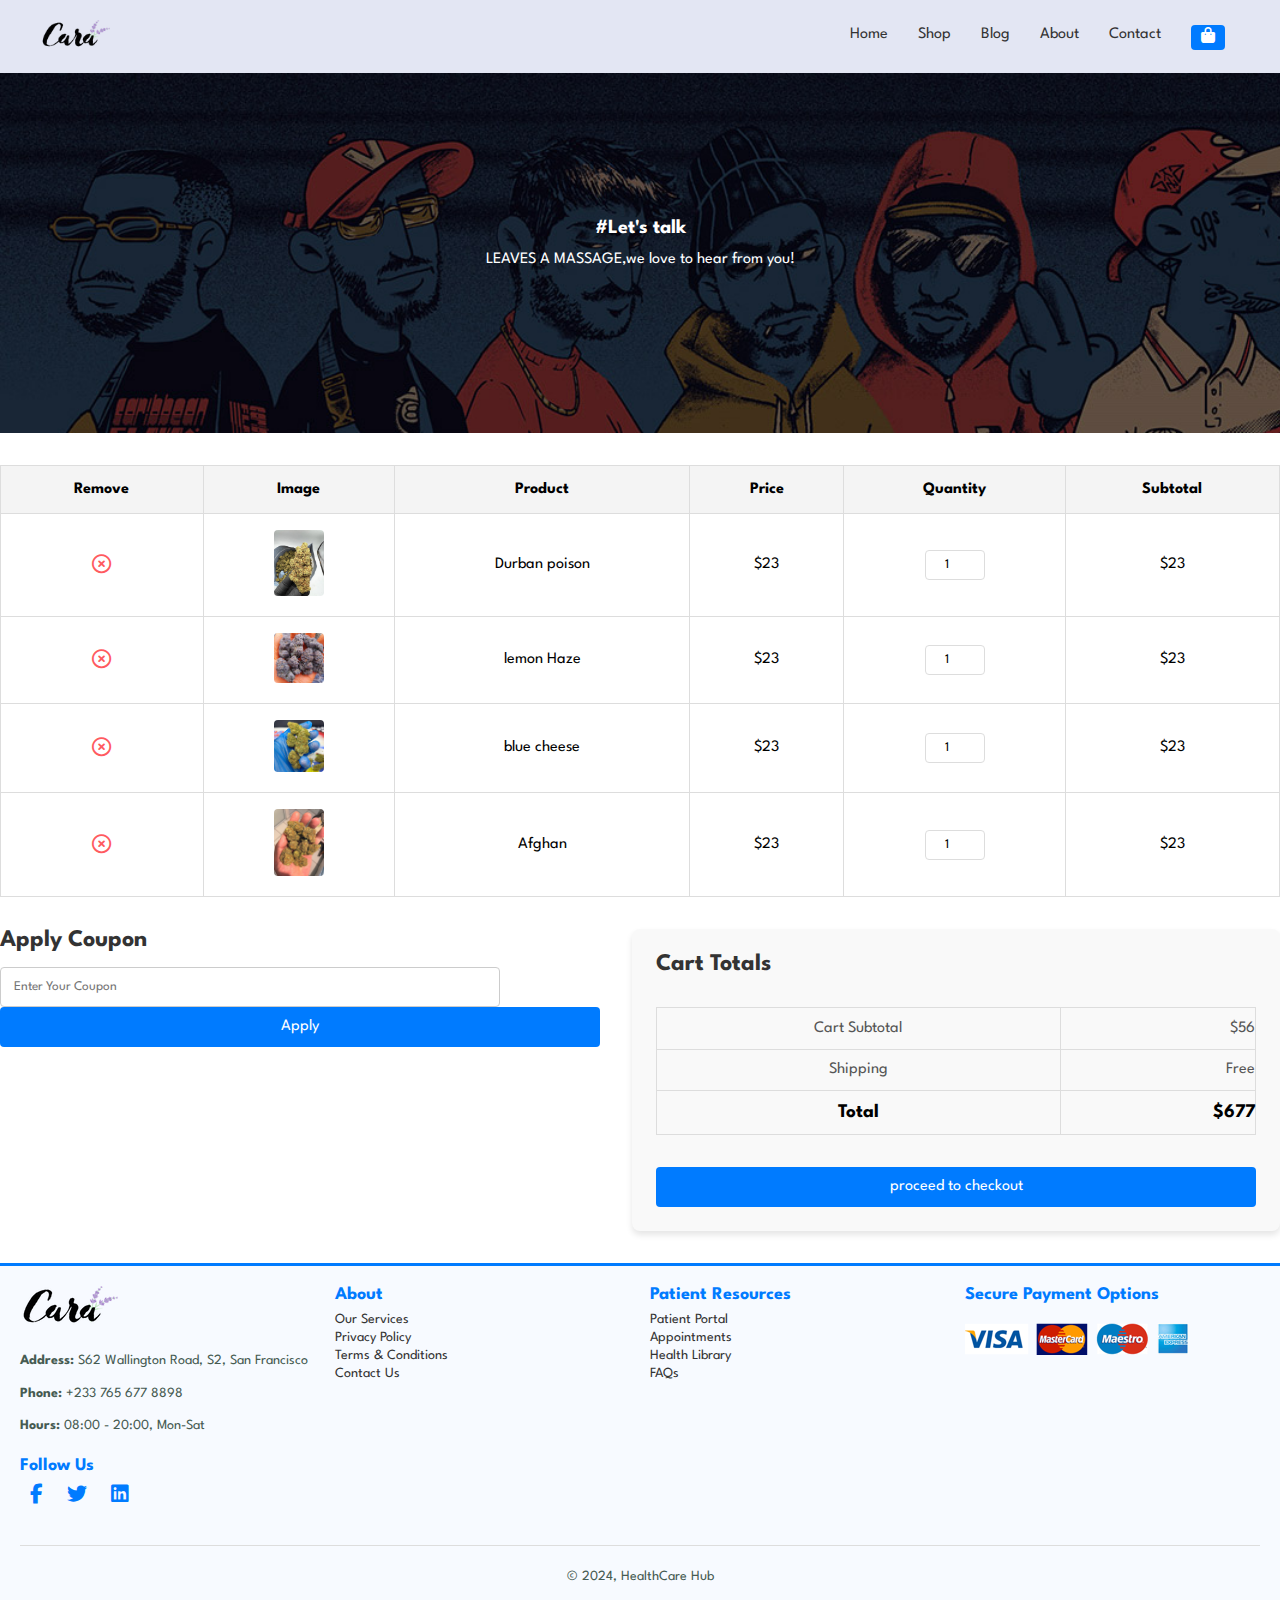
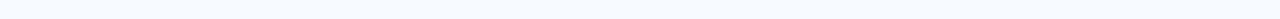
<file: weedJunction/cart.html>
<!DOCTYPE html>
<html lang="en">
<head>
    <meta charset="UTF-8">
    <meta http-equiv="X-UA-Compatible" content="IE=edge">
    <meta name="viewport" content="width=device-width, initial-scale=1.0">
    <title>JIM BELUSHI'S FARM</title>
    <link rel="stylesheet" href="https://pro.fontawesome.com/releases/v5.10.0/css/all.css" />
    <link rel="stylesheet" href="https://cdnjs.cloudflare.com/ajax/libs/font-awesome/6.5.1/css/all.min.css" />
    <link rel="stylesheet" href="style.css">
</head>
<body>

    <section id="header">
        <a href ="#"><img src="img/logo.png" class="logo" alt="Logo"></a>
        <div>
            <ul id="navbar">
                <li><a href="index.html">Home</a></li>
                <li><a class="active" href="shop.html">Shop</a></li>
                <li><a href="blog.html">Blog</a></li>
                <li><a href="about.html">About</a></li>
                <li><a href="contact.html">Contact</a></li>
                <li><a href="cart.html"><i class="fa fa-shopping-bag" aria-hidden="true"></i></a></li>
              


        </div>
        
    </section>
     <section id="page-header" class="about-header">
        
        <h4>#Let's talk</h4>
       
            <p>LEAVES A MASSAGE,we love to hear from you!</p>
           
     </section>
  <section id="card" class="section-p1">
        <table width="100%">
          <thead>
            <tr>
              <th>Remove</th>
              <th>Image</th>
              <th>Product</th>
              <th>Price</th>
              <th>Quantity</th>
              <th>Subtotal</th>
            </tr>
          </thead>
          <tbody>
            <tr>
              <td><i class="far fa-times-circle"></i></td>
              <td><img src="img/4.jpg" alt="Product Image" width="50"></td>
              <td>Durban poison</td>
              <td>$23</td>
              <td><input type="number" value="1"></td>
              <td>$23</td>
            </tr>
            <tr>
                <td><i class="far fa-times-circle"></i></td>
                <td><img src="img/6.jpg" alt="Product Image" width="50"></td>
                <td>lemon Haze</td>
                <td>$23</td>
                <td><input type="number" value="1"></td>
                <td>$23</td>
              </tr>
              <tr>
                <td><i class="far fa-times-circle"></i></td>
                <td><img src="img/1.jpg" alt="Product Image" width="50"></td>
                <td>blue cheese</td>
                <td>$23</td>
                <td><input type="number" value="1"></td>
                <td>$23</td>
              </tr>
              <tr>
                <td><i class="far fa-times-circle"></i></td>
                <td><img src="img/7.jpg" alt="Product Image" width="50"></td>
                <td>Afghan</td>
                <td>$23</td>
                <td><input type="number" value="1"></td>
                <td>$23</td>
              </tr>
          </tbody>
        </table>
 </section>
 <section id="cart-add" class="section-p1">
    <div id="coupon">
      <h3>Apply Coupon</h3>
      <div>
        <input type="text" placeholder="Enter Your Coupon">
        <button class="normal">Apply</button>
      </div>
    </div>
    <div id="subtotal">
      <h3>Cart Totals</h3>
      <table>
        <tr>
          <td>Cart Subtotal</td>
          <td>$56</td>
        </tr>
        <tr>
          <td>Shipping</td>
          <td>Free</td>
        </tr>
        <tr>
          <td><strong>Total</strong></td>
          <td><strong>$677</strong></td>
        </tr>
      </table>
      <button class="normal">proceed to checkout</button>
    </div>
  </section>
  

        <footer id="section-p1">
            <div class="col">
                <img src="img/logo.png" alt="Medical Logo">
                <p><strong>Address:</strong> S62 Wallington Road, S2, San Francisco</p>
                <p><strong>Phone:</strong> +233 765 677 8898</p>
                <p><strong>Hours:</strong> 08:00 - 20:00, Mon-Sat</p>
                <div class="follow">
                    <h4>Follow Us</h4>
                    <div class="icon">
                        <i class="fab fa-facebook-f"></i>
                        <i class="fab fa-twitter"></i>
                        <i class="fab fa-linkedin"></i>
                    </div>
                </div>
            </div>
            <div class="col">
                <h4>About</h4>
                <a href="#">Our Services</a>
                <a href="#">Privacy Policy</a>
                <a href="#">Terms & Conditions</a>
                <a href="#">Contact Us</a>
            </div>
            <div class="col">
                <h4>Patient Resources</h4>
                <a href="#">Patient Portal</a>
                <a href="#">Appointments</a>
                <a href="#">Health Library</a>
                <a href="#">FAQs</a>
            </div>
            <div class="col install">
                <h4>Secure Payment Options</h4>
                <img src="img/pay/pay.png" alt="Payment Gateways">
            </div>
            <div class="copyright">
                <p>&copy; 2024, HealthCare Hub</p>
            </div>
        </footer>
        

    <script src="script.js"></script>
</body>
</html>
</file>
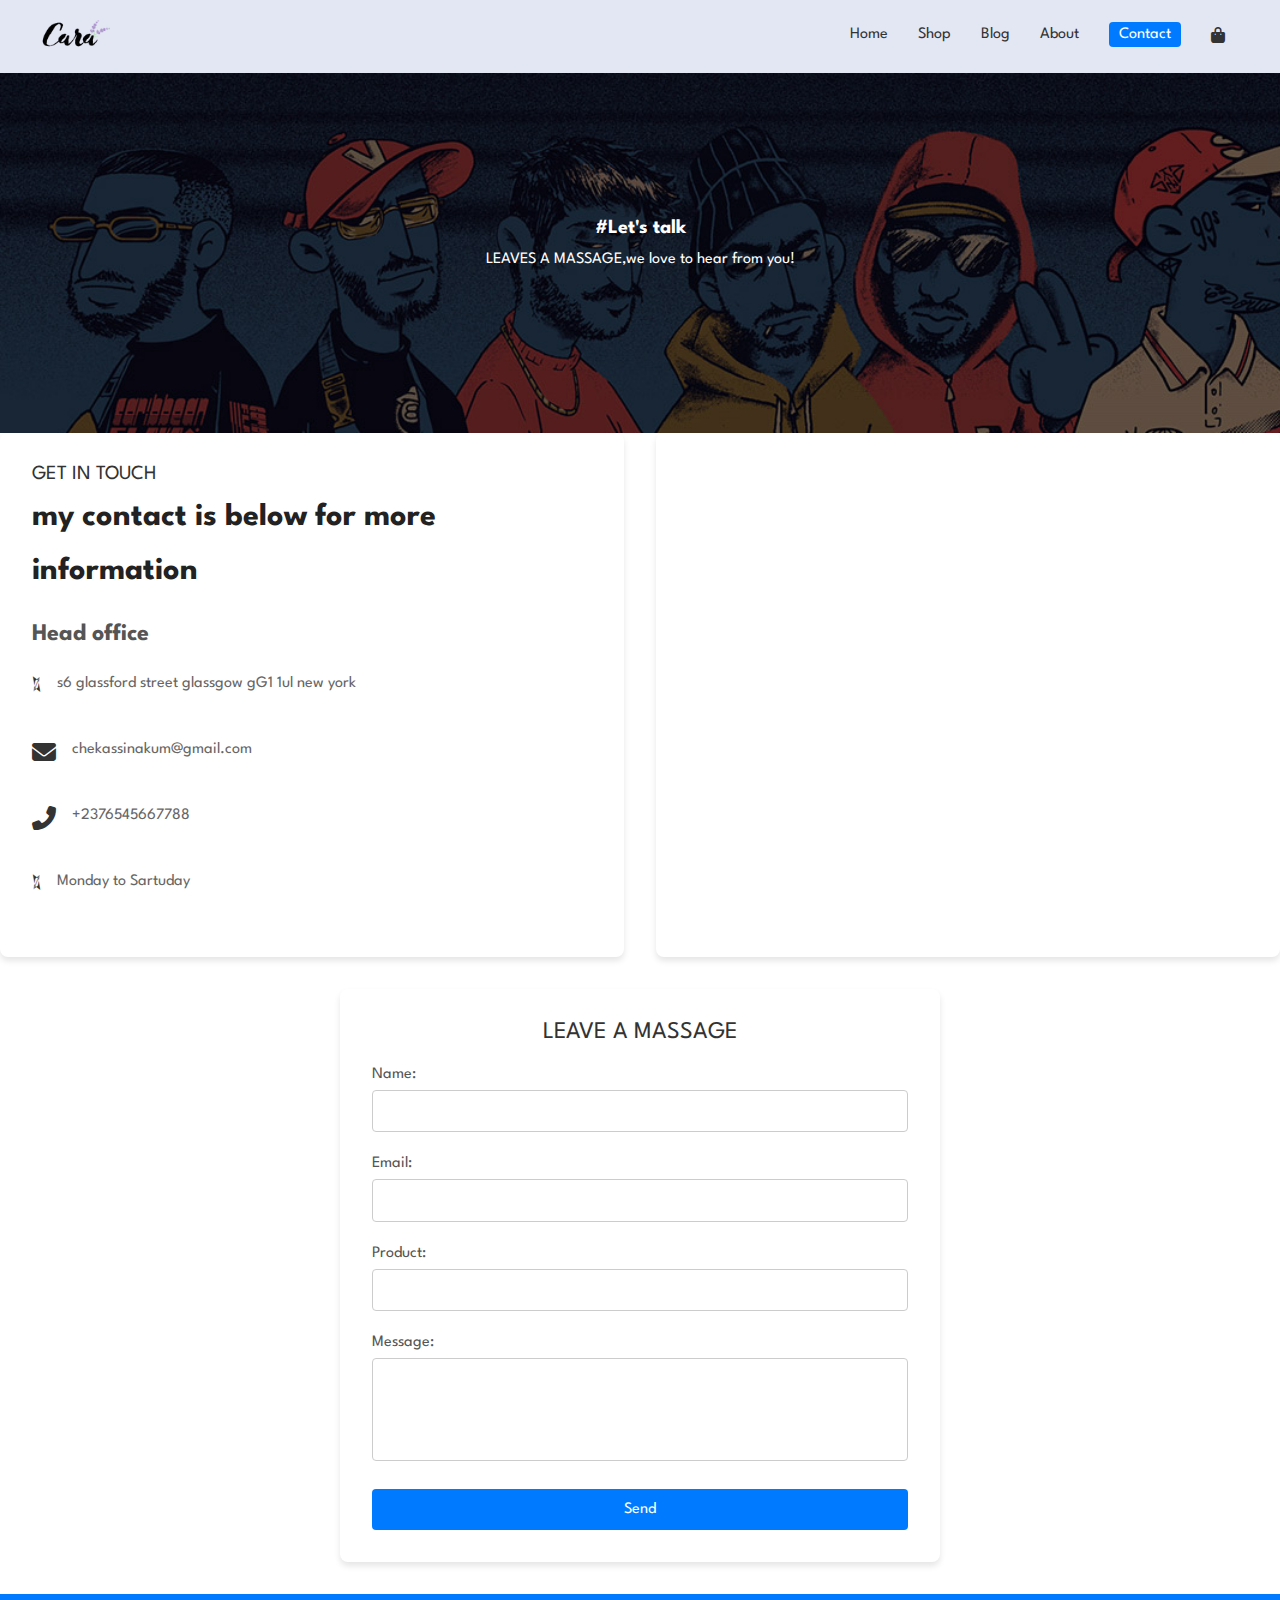
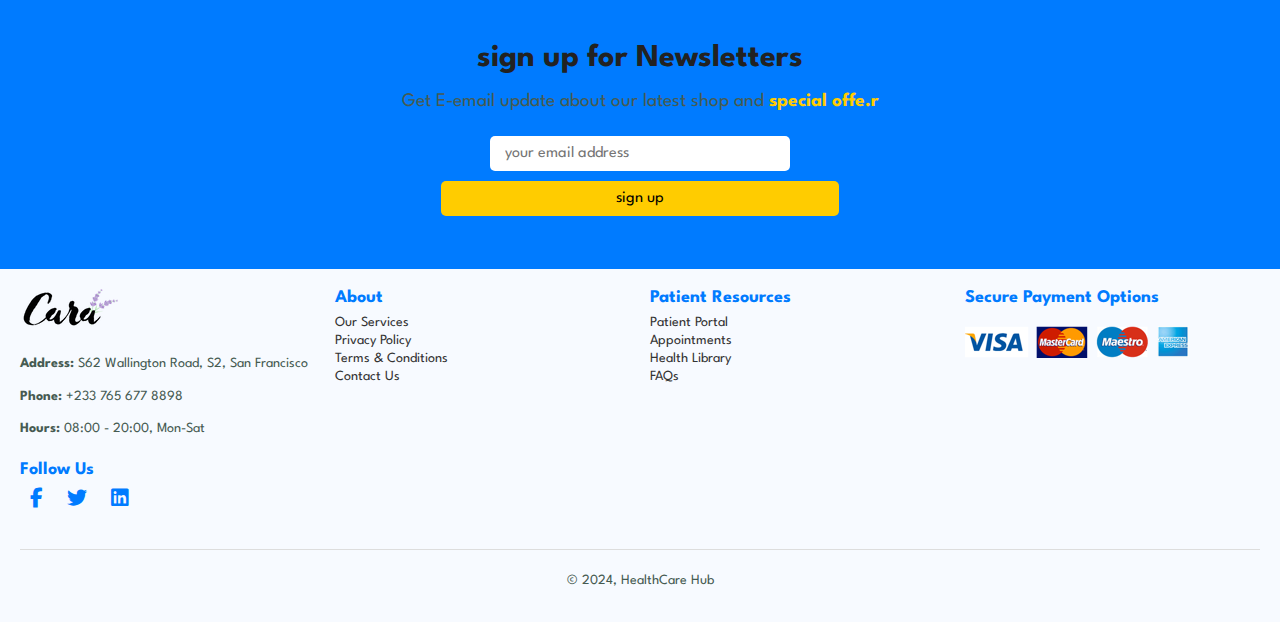
<file: weedJunction/contact.html>
<!DOCTYPE html>
<html lang="en">
<head>
    <meta charset="UTF-8">
    <meta http-equiv="X-UA-Compatible" content="IE=edge">
    <meta name="viewport" content="width=device-width, initial-scale=1.0">
    <title>JIM BELUSHI'S FARM</title>
    <link rel="stylesheet" href="https://pro.fontawesome.com/releases/v5.10.0/css/all.css" />
    <link rel="stylesheet" href="https://cdnjs.cloudflare.com/ajax/libs/font-awesome/6.5.1/css/all.min.css" />
    <link rel="stylesheet" href="style.css">
</head>
<body>

    <section id="header">
        <a href ="#"><img src="img/logo.png" class="logo" alt="Logo"></a>
        <div>
            <ul id="navbar">
                <li><a href="index.html">Home</a></li>
                <li><a class="active" href="shop.html">Shop</a></li>
                <li><a href="blog.html">Blog</a></li>
                <li><a href="about.html">About</a></li>
                <li><a href="contact.html">Contact</a></li>
                <li><a href="cart.html"><i class="fa fa-shopping-bag" aria-hidden="true"></i></a></li>
              


        </div>
        
    </section>
     <section id="page-header" class="about-header">
        
        <h4>#Let's talk</h4>
       
            <p>LEAVES A MASSAGE,we love to hear from you!</p>
           
     </section>
   <section id="contact-details" class="section-p1">
   <div class="details">
    <span>GET IN TOUCH</span>
    <h2> my contact is below for more information</h2>
    <h3> Head office</h3>
    <div>
        <li>
            <i class="fal fa-map"></i>
            <p>s6 glassford street glassgow gG1 1ul new york</p>
        </li>
        <li>
            <i class="fa fa-envelope"></i>
            <p>chekassinakum@gmail.com</p>
        </li>
        <li>
            <i class="fas fa-phone-alt"></i>
            <p>+2376545667788</p>
        </li>
        <li>
            <i class="fal fa-clock"></i>
            <p>Monday to Sartuday</p>
        </li>
   </div>
</div>

<div class="map">
    <iframe src="https://www.google.com/maps/embed?pb=!1m18!1m12!1m3!1d79041.45211573777!2d-1.3299888446135852!3d51.75049376998803!2m3!1f0!2f0!3f0!3m2!1i1024!2i768!4f13.1!3m3!1m2!1s0x48713380adc41faf%3A0xc820dba8cb547402!2sOxford%2C%20UK!5e0!3m2!1sen!2srw!4v1733924583182!5m2!1sen!2srw" width="600" height="450" style="border:0;" allowfullscreen="" loading="lazy" referrerpolicy="no-referrer-when-downgrade"></iframe>
</div>
   </section>
   <section id="form-details">


    <form action="">
        <span>LEAVE A MASSAGE</span>
        <div class="input-group">
          <label for="name">Name:</label>
          <input type="text" id="name" name="name" required>
        </div>
        
        <div class="input-group">
          <label for="email">Email:</label>
          <input type="email" id="email" name="email" required>
        </div>
  
        <div class="input-group">
          <label for="product">Product:</label>
          <input type="text" id="product" name="product" required>
        </div>
  
        <div class="input-group">
          <label for="message">Message:</label>
          <textarea id="message" name="message" rows="5" required></textarea>
        </div>
  
        <button type="submit">Send</button>
      </form>

   </section>


    <section id ="newsletter">
        <div class="newstext">
            <h4>sign up for Newsletters</h4>
            <p> Get E-email update about our latest shop and <span>special offe.r</span></p>

        </div>
        <div class="fora">
            <input type="text" placeholder="your email address">
            <button>sign up</button>
        </div>

    </section>
        <footer id="section-p1">
            <div class="col">
                <img src="img/logo.png" alt="Medical Logo">
                <p><strong>Address:</strong> S62 Wallington Road, S2, San Francisco</p>
                <p><strong>Phone:</strong> +233 765 677 8898</p>
                <p><strong>Hours:</strong> 08:00 - 20:00, Mon-Sat</p>
                <div class="follow">
                    <h4>Follow Us</h4>
                    <div class="icon">
                        <i class="fab fa-facebook-f"></i>
                        <i class="fab fa-twitter"></i>
                        <i class="fab fa-linkedin"></i>
                    </div>
                </div>
            </div>
            <div class="col">
                <h4>About</h4>
                <a href="#">Our Services</a>
                <a href="#">Privacy Policy</a>
                <a href="#">Terms & Conditions</a>
                <a href="#">Contact Us</a>
            </div>
            <div class="col">
                <h4>Patient Resources</h4>
                <a href="#">Patient Portal</a>
                <a href="#">Appointments</a>
                <a href="#">Health Library</a>
                <a href="#">FAQs</a>
            </div>
            <div class="col install">
                <h4>Secure Payment Options</h4>
                <img src="img/pay/pay.png" alt="Payment Gateways">
            </div>
            <div class="copyright">
                <p>&copy; 2024, HealthCare Hub</p>
            </div>
        </footer>
        

    <script src="script.js"></script>
</body>
</html>
</file>
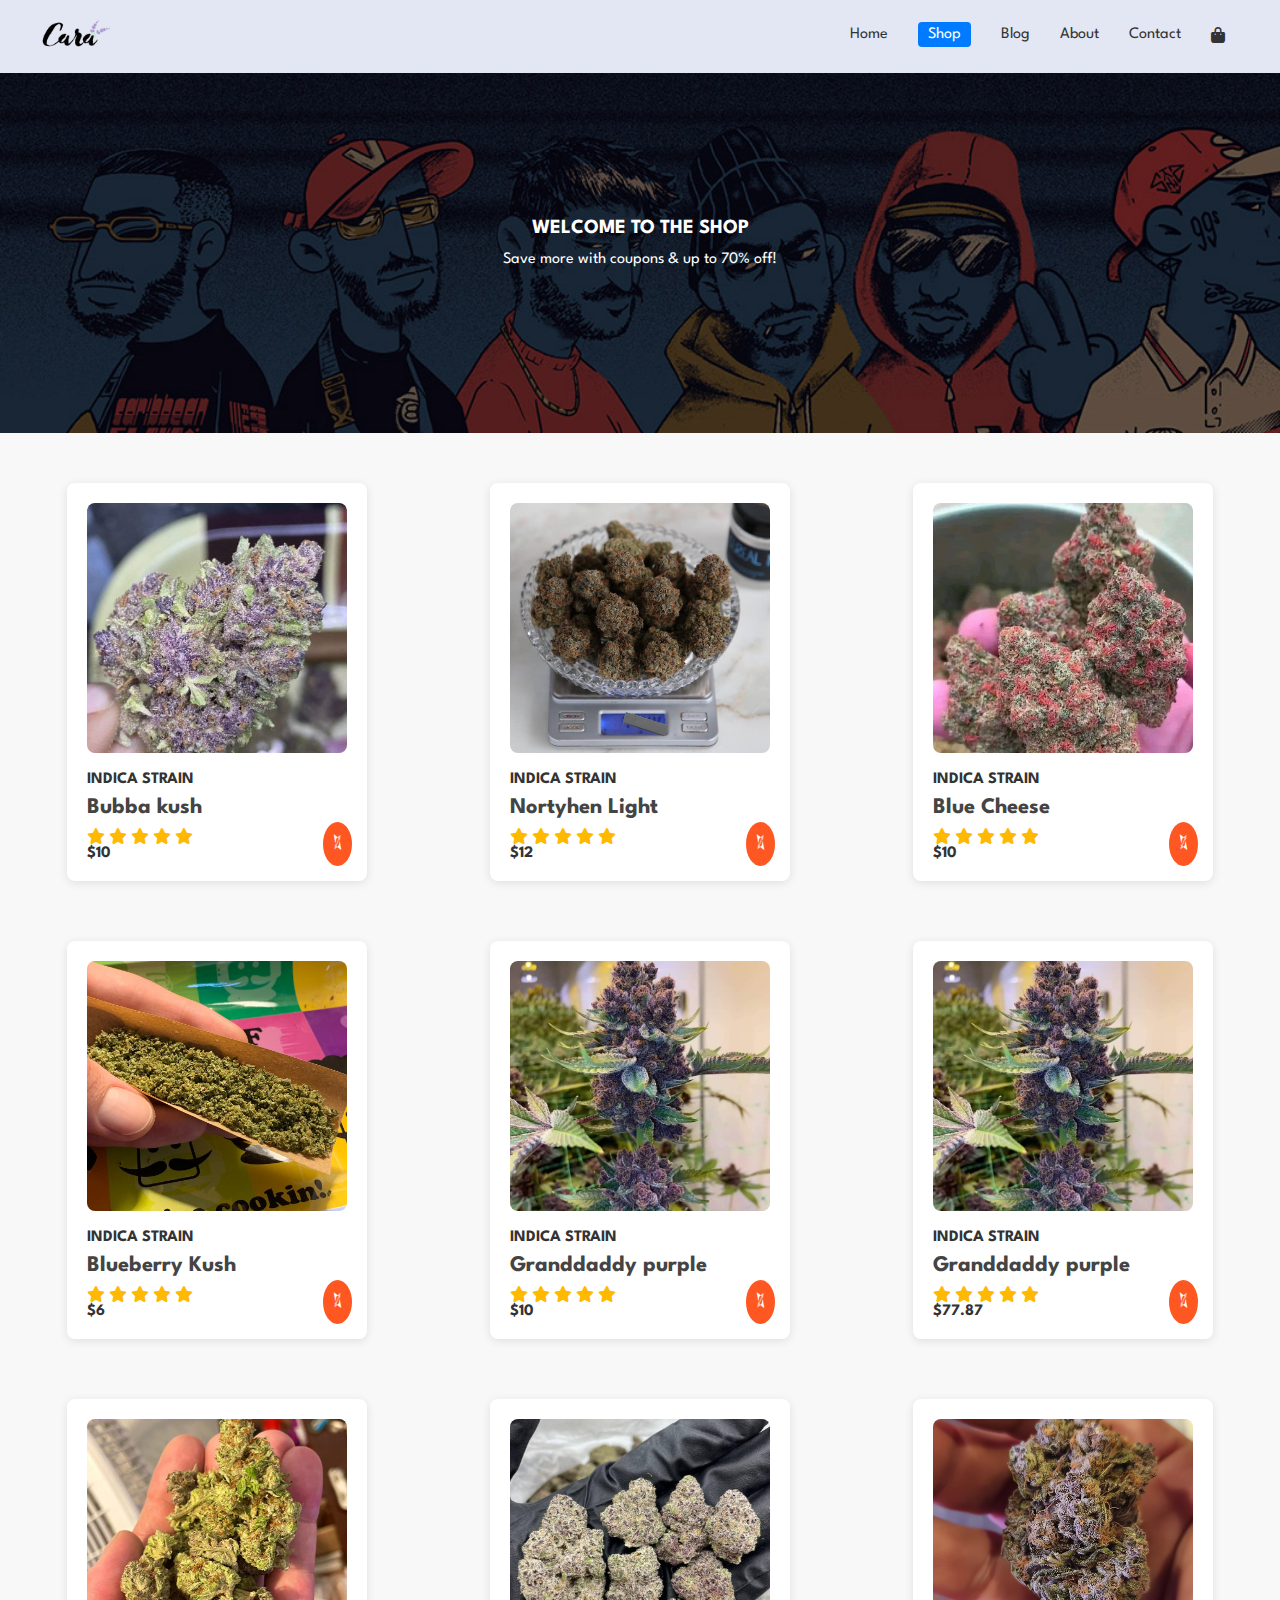
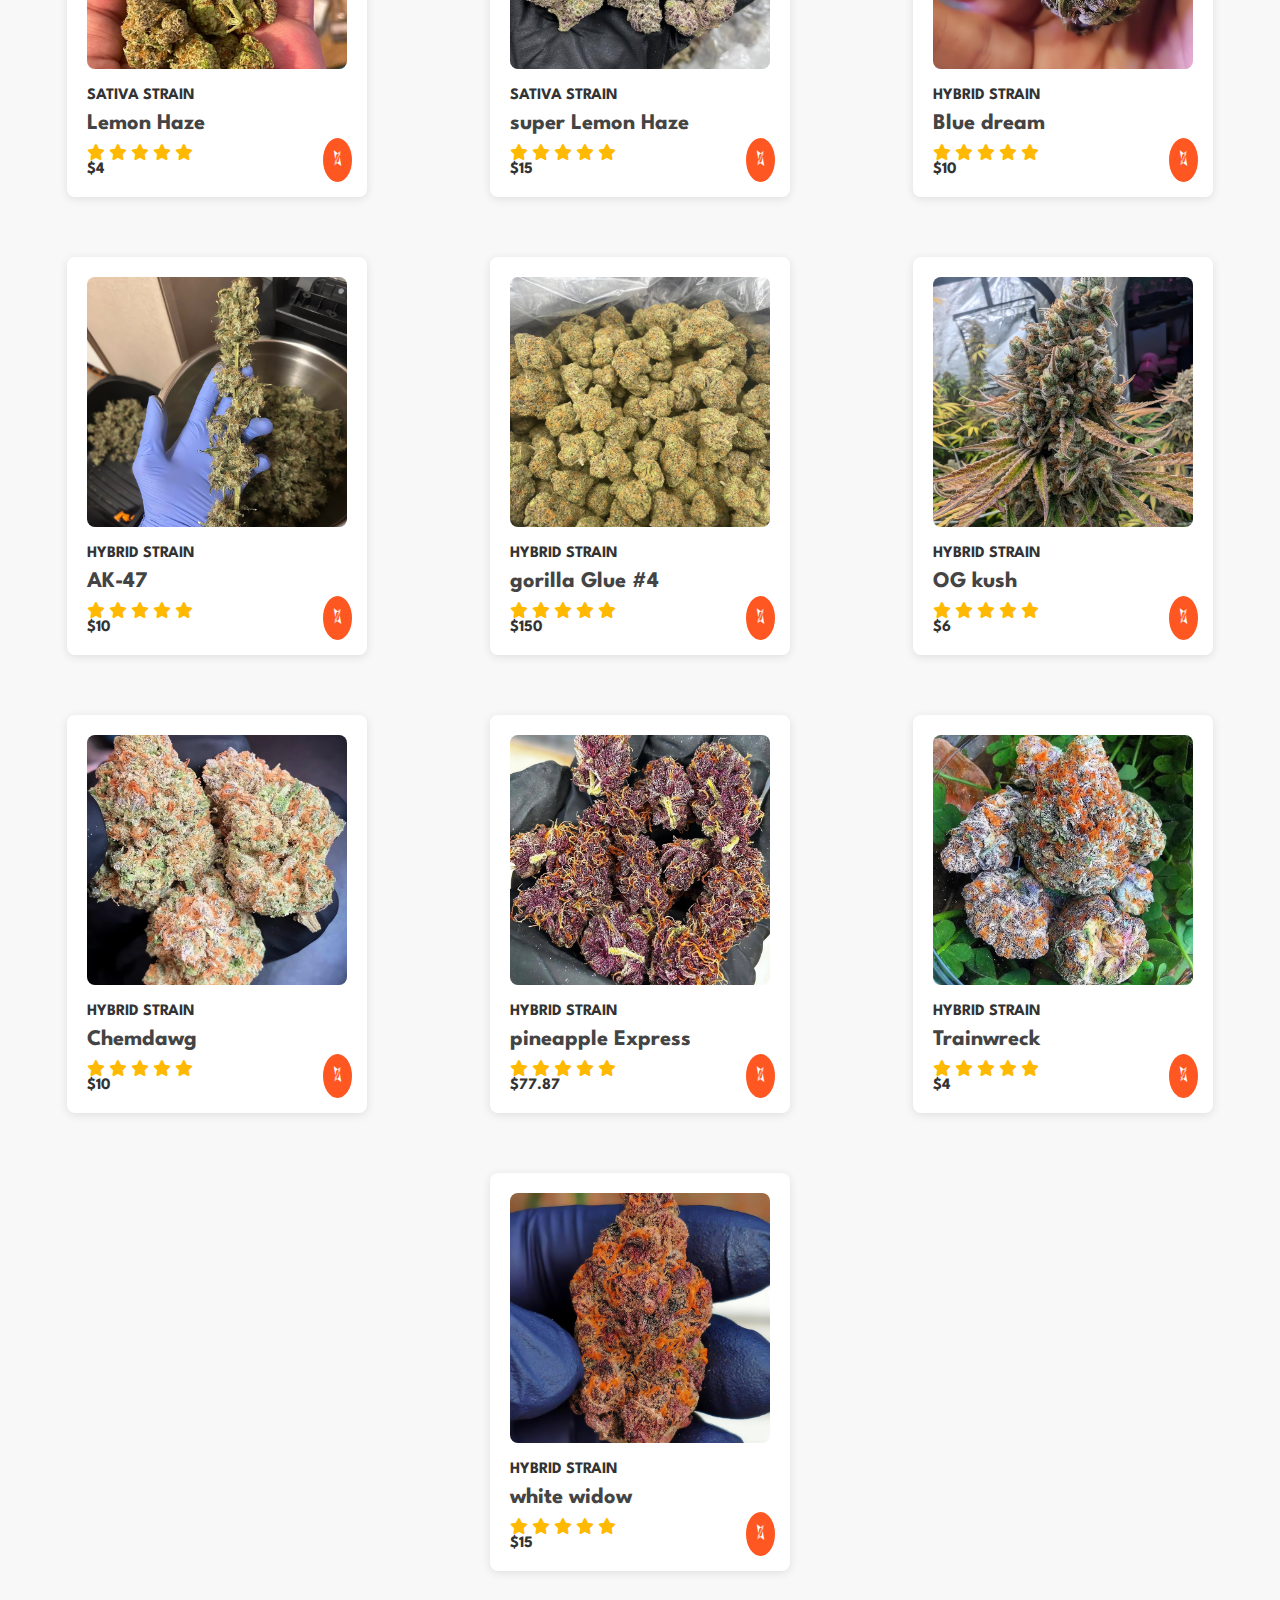
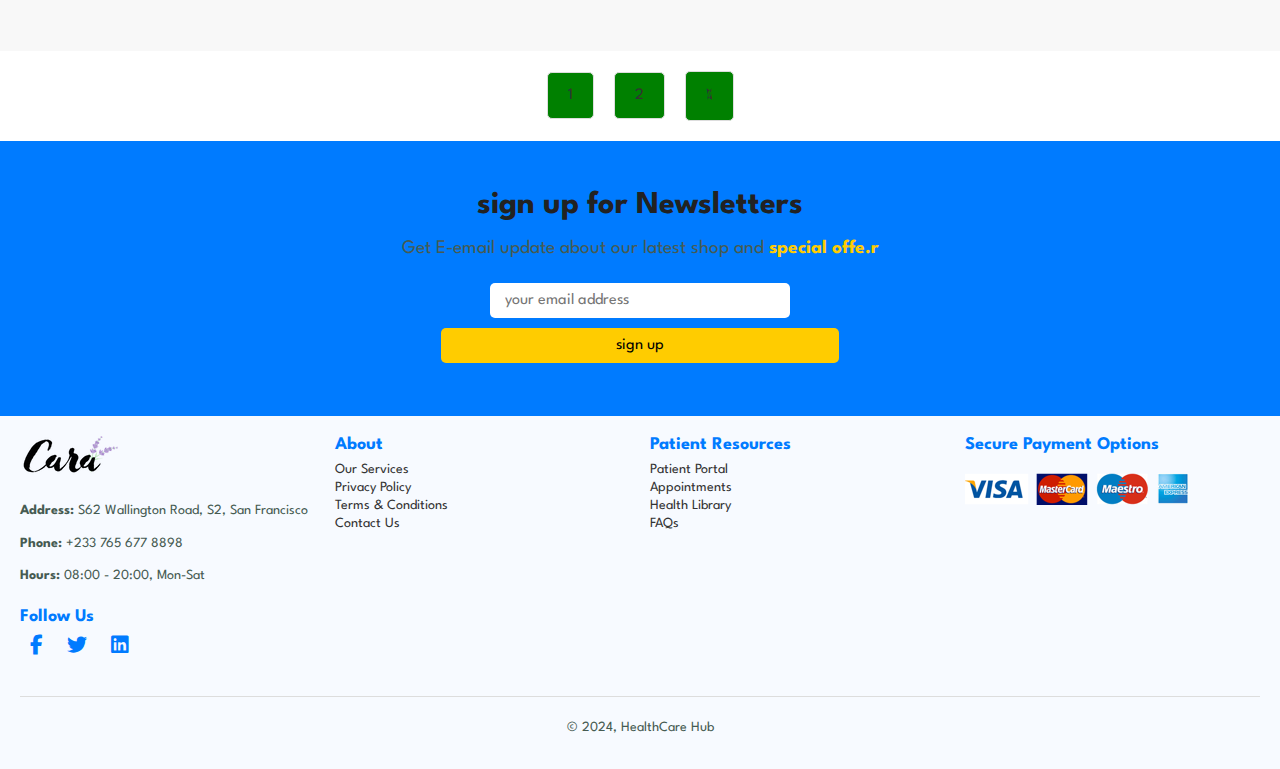
<file: weedJunction/shop.html>
<!DOCTYPE html>
<html lang="en">
<head>
    <meta charset="UTF-8">
    <meta http-equiv="X-UA-Compatible" content="IE=edge">
    <meta name="viewport" content="width=device-width, initial-scale=1.0">
    <title>JIM BELUSHI'S FARM</title>
    <link rel="stylesheet" href="https://pro.fontawesome.com/releases/v5.10.0/css/all.css" />
    <link rel="stylesheet" href="https://cdnjs.cloudflare.com/ajax/libs/font-awesome/6.5.1/css/all.min.css" />
    <link rel="stylesheet" href="style.css">
</head>
<body>

    <section id="header">
        <a href ="#"><img src="img/logo.png" class="logo" alt="Logo"></a>
        <div>
            <ul id="navbar">
                <li><a href="index.html">Home</a></li>
                <li><a class="active" href="shop.html">Shop</a></li>
                <li><a href="blog.html">Blog</a></li>
                <li><a href="about.html">About</a></li>
                <li><a href="contact.html">Contact</a></li>
                <li><a href="cart.html"><i class="fa fa-shopping-bag" aria-hidden="true"></i></a></li>
                


        </div>
       
    </section>
     <section id="page-header">
        
        <h4>WELCOME TO THE SHOP</h4>
       
            <p>Save more with coupons & up to 70% off!</p>
           
     </section>
     
     <section id="product1" class="section-p1">
        
        <div class="pro-container">
            <!-- Product 1 -->
            <div class="pro" onclick="window.location.href='sproduct.html';">

                <img src="img/features/26.jpg" alt="Amylinomimetic injectables">
                <div class="des">
                    <span>INDICA STRAIN</span>
                    <h5>Bubba kush</h5>
                    <div class="star">
                        <i class="fa-solid fa-star"></i>
                        <i class="fa-solid fa-star"></i>
                        <i class="fa-solid fa-star"></i>
                        <i class="fa-solid fa-star"></i>
                        <i class="fa-solid fa-star"></i>
                    </div>
                    <span class="price">$10</span>
                </div>
                <a href="#" class="cart-icon"><i class="fal fa-shopping-cart"></i></a>
            </div>
    
            <!-- Product 2 -->
            <div class="pro">
                <img src="img/features/27.jpg" alt="Anastrozole">
                <div class="des">
                    <span> INDICA STRAIN</span>
                    <h5>Nortyhen Light</h5>
                    <div class="star">
                        <i class="fa-solid fa-star"></i>
                        <i class="fa-solid fa-star"></i>
                        <i class="fa-solid fa-star"></i>
                        <i class="fa-solid fa-star"></i>
                        <i class="fa-solid fa-star"></i>
                    </div>
                    <span class="price">$12</span>
                </div>
                <a href="#" class="cart-icon"><i class="fal fa-shopping-cart"></i></a>
            </div>
    
            <!-- Product 3 -->
            <div class="pro">
                <img src="img/features/28.jpg" alt="Bupropion-naltrexone">
                <div class="des">
                    <span>INDICA STRAIN</span>
                    <h5>Blue Cheese</h5>
                    <div class="star">
                        <i class="fa-solid fa-star"></i>
                        <i class="fa-solid fa-star"></i>
                        <i class="fa-solid fa-star"></i>
                        <i class="fa-solid fa-star"></i>
                        <i class="fa-solid fa-star"></i>
                    </div>
                    <span class="price">$10</span>
                </div>
                <a href="#" class="cart-icon"><i class="fal fa-shopping-cart"></i></a>
            </div>
    
            <!-- Product 4 -->
            <div class="pro">
                <img src="img/features/29.jpg" alt="Amoxilin">
                <div class="des">
                    <span>INDICA STRAIN</span>
                    <h5>Blueberry Kush</h5>
                    <div class="star">
                        <i class="fa-solid fa-star"></i>
                        <i class="fa-solid fa-star"></i>
                        <i class="fa-solid fa-star"></i>
                        <i class="fa-solid fa-star"></i>
                        <i class="fa-solid fa-star"></i>
                    </div>
                    <span class="price"> $6 </span>
                </div>
                <a href="#" class="cart-icon"><i class="fal fa-shopping-cart"></i></a>
            </div>
    
            <!-- Product 5 -->
            <div class="pro">
                <img src="img/features/30.jpg" alt="Mounjaro">
                <div class="des">
                    <span> INDICA STRAIN</span>
                    <h5>Granddaddy purple</h5>
                    <div class="star">
                        <i class="fa-solid fa-star"></i>
                        <i class="fa-solid fa-star"></i>
                        <i class="fa-solid fa-star"></i>
                        <i class="fa-solid fa-star"></i>
                        <i class="fa-solid fa-star"></i>
                    </div>
                    <span class="price">$10</span>
                </div>
                <a href="#" class="cart-icon"><i class="fal fa-shopping-cart"></i></a>
            </div>
    
            <!-- Product 6 -->
            <div class="pro">
                <img src="img/features/30.jpg" alt="">
                <div class="des">
                    <span>INDICA STRAIN</span>
                    <h5>Granddaddy purple</h5>
                    <div class="star">
                        <i class="fa-solid fa-star"></i>
                        <i class="fa-solid fa-star"></i>
                        <i class="fa-solid fa-star"></i>
                        <i class="fa-solid fa-star"></i>
                        <i class="fa-solid fa-star"></i>
                    </div>
                    <span class="price">$77.87</span>
                </div>
                <a href="#" class="cart-icon"><i class="fal fa-shopping-cart"></i></a>
            </div>
    
            <!-- Product 7 -->
            <div class="pro">
                <img src="img/features/32.jpg" alt="Metformin">
                <div class="des">
                    <span>SATIVA STRAIN</span>
                    <h5>Lemon Haze</h5>
                    <div class="star">
                        <i class="fa-solid fa-star"></i>
                        <i class="fa-solid fa-star"></i>
                        <i class="fa-solid fa-star"></i>
                        <i class="fa-solid fa-star"></i>
                        <i class="fa-solid fa-star"></i>
                    </div>
                    <span class="price">$4</span>
                </div>
                <a href="#" class="cart-icon"><i class="fal fa-shopping-cart"></i></a>
            </div>
    
            <!-- Product 8 -->
            <div class="pro">
                <img src="img/features/36.jpg" alt="Insulin">
                <div class="des">
                    <span>SATIVA STRAIN</span>
                    <h5>super Lemon Haze</h5>
                    <div class="star">
                        <i class="fa-solid fa-star"></i>
                        <i class="fa-solid fa-star"></i>
                        <i class="fa-solid fa-star"></i>
                        <i class="fa-solid fa-star"></i>
                        <i class="fa-solid fa-star"></i>
                    </div>
                    <span class="price">$15</span>
                </div>
                <a href="#" class="cart-icon"><i class="fal fa-shopping-cart"></i></a>
            </div>
        
                <!-- Product 1 -->
                <div class="pro">
                    <img src="img/products/23.jpg" alt="Amylinomimetic injectables">
                    <div class="des">
                        <span>HYBRID STRAIN</span>
                        <h5>Blue dream </h5>
                        <div class="star">
                            <i class="fa-solid fa-star"></i>
                            <i class="fa-solid fa-star"></i>
                            <i class="fa-solid fa-star"></i>
                            <i class="fa-solid fa-star"></i>
                            <i class="fa-solid fa-star"></i>
                        </div>
                        <span class="price">$10</span>
                    </div>
                    <a href="#" class="cart-icon"><i class="fal fa-shopping-cart"></i></a>
                </div>
        
                <!-- Product 2 -->
                <div class="pro">
                    <img src="img/products/13.jpg" alt="Anastrozole">
                    <div class="des">
                        <span> HYBRID STRAIN</span>
                        <h5>AK-47</h5>
                        <div class="star">
                            <i class="fa-solid fa-star"></i>
                            <i class="fa-solid fa-star"></i>
                            <i class="fa-solid fa-star"></i>
                            <i class="fa-solid fa-star"></i>
                            <i class="fa-solid fa-star"></i>
                        </div>
                        <span class="price">$10</span>
                    </div>
                    <a href="#" class="cart-icon"><i class="fal fa-shopping-cart"></i></a>
                </div>
        
                <!-- Product 3 -->
                <div class="pro">
                    <img src="img/products/14.jpg" alt="Bupropion-naltrexone">
                    <div class="des">
                        <span>HYBRID STRAIN</span>
                        <h5>gorilla Glue #4</h5>
                        <div class="star">
                            <i class="fa-solid fa-star"></i>
                            <i class="fa-solid fa-star"></i>
                            <i class="fa-solid fa-star"></i>
                            <i class="fa-solid fa-star"></i>
                            <i class="fa-solid fa-star"></i>
                        </div>
                        <span class="price">$150</span>
                    </div>
                    <a href="#" class="cart-icon"><i class="fal fa-shopping-cart"></i></a>
                </div>
        
                <!-- Product 4 -->
                <div class="pro">
                    <img src="img/products/15.jpg" alt="Amoxilin">
                    <div class="des">
                        <span>HYBRID STRAIN
                        </span>
                        <h5>OG kush</h5>
                        <div class="star">
                            <i class="fa-solid fa-star"></i>
                            <i class="fa-solid fa-star"></i>
                            <i class="fa-solid fa-star"></i>
                            <i class="fa-solid fa-star"></i>
                            <i class="fa-solid fa-star"></i>
                        </div>
                        <span class="price"> $6 </span>
                    </div>
                    <a href="#" class="cart-icon"><i class="fal fa-shopping-cart"></i></a>
                </div>
        
                <!-- Product 5 -->
                <div class="pro">
                    <img src="img/products/16.jpg" alt="">
                    <div class="des">
                        <span> HYBRID STRAIN</span>
                        <h5>Chemdawg </h5>
                        <div class="star">
                            <i class="fa-solid fa-star"></i>
                            <i class="fa-solid fa-star"></i>
                            <i class="fa-solid fa-star"></i>
                            <i class="fa-solid fa-star"></i>
                            <i class="fa-solid fa-star"></i>
                        </div>
                        <span class="price">$10</span>
                    </div>
                    <a href="#" class="cart-icon"><i class="fal fa-shopping-cart"></i></a>
                </div>
        
                <!-- Product 6 -->
                <div class="pro">
                    <img src="img/products/18.jpg" alt="">
                    <div class="des">
                        <span>HYBRID STRAIN</span>
                        <h5>pineapple Express</h5>
                        <div class="star">
                            <i class="fa-solid fa-star"></i>
                            <i class="fa-solid fa-star"></i>
                            <i class="fa-solid fa-star"></i>
                            <i class="fa-solid fa-star"></i>
                            <i class="fa-solid fa-star"></i>
                        </div>
                        <span class="price">$77.87</span>
                    </div>
                    <a href="#" class="cart-icon"><i class="fal fa-shopping-cart"></i></a>
                </div>
        
                <!-- Product 7 -->
                <div class="pro">
                    <img src="img/products/19.jpg" alt="Metformin">
                    <div class="des">
                        <span> HYBRID STRAIN</span>
                        <h5>Trainwreck </h5>
                        <div class="star">
                            <i class="fa-solid fa-star"></i>
                            <i class="fa-solid fa-star"></i>
                            <i class="fa-solid fa-star"></i>
                            <i class="fa-solid fa-star"></i>
                            <i class="fa-solid fa-star"></i>
                        </div>
                        <span class="price">$4</span>
                    </div>
                    <a href="#" class="cart-icon"><i class="fal fa-shopping-cart"></i></a>
                </div>
        
                <!-- Product 8 -->
                <div class="pro">
                    <img src="img/products/20.jpg" alt="Insulin">
                    <div class="des">
                        <span>HYBRID STRAIN</span>
                        <h5>white widow</h5>
                        <div class="star">
                            <i class="fa-solid fa-star"></i>
                            <i class="fa-solid fa-star"></i>
                            <i class="fa-solid fa-star"></i>
                            <i class="fa-solid fa-star"></i>
                            <i class="fa-solid fa-star"></i>
                        </div>
                        <span class="price">$15</span>
                    </div>
                    <a href="#" class="cart-icon"><i class="fal fa-shopping-cart"></i></a>
                </div>
            </div>
        </section>
      
    </section>
    <section id="pagination" class="section-p1">
        <a href="#">1</a>
        <a href="#">2</a>
        <a href="#"><i class="fal fa-long-arrow-alt-right"></i></a>
    </section>
    
        <section id ="newsletter">
            <div class="newstext">
                <h4>sign up for Newsletters</h4>
                <p> Get E-email update about our latest shop and <span>special offe.r</span></p>

            </div>
            <div class="fora">
                <input type="text" placeholder="your email address">
                <button>sign up</button>
            </div>

        </section>
        <footer id="section-p1">
            <div class="col">
                <img src="img/logo.png" alt="Medical Logo">
                <p><strong>Address:</strong> S62 Wallington Road, S2, San Francisco</p>
                <p><strong>Phone:</strong> +233 765 677 8898</p>
                <p><strong>Hours:</strong> 08:00 - 20:00, Mon-Sat</p>
                <div class="follow">
                    <h4>Follow Us</h4>
                    <div class="icon">
                        <i class="fab fa-facebook-f"></i>
                        <i class="fab fa-twitter"></i>
                        <i class="fab fa-linkedin"></i>
                    </div>
                </div>
            </div>
            <div class="col">
                <h4>About</h4>
                <a href="#">Our Services</a>
                <a href="#">Privacy Policy</a>
                <a href="#">Terms & Conditions</a>
                <a href="#">Contact Us</a>
            </div>
            <div class="col">
                <h4>Patient Resources</h4>
                <a href="#">Patient Portal</a>
                <a href="#">Appointments</a>
                <a href="#">Health Library</a>
                <a href="#">FAQs</a>
            </div>
            <div class="col install">
                <h4>Secure Payment Options</h4>
                <img src="img/pay/pay.png" alt="Payment Gateways">
            </div>
            <div class="copyright">
                <p>&copy; 2024, HealthCare Hub</p>
            </div>
        </footer>
        

    <script src="script.js"></script>
</body>
</html>
</file>
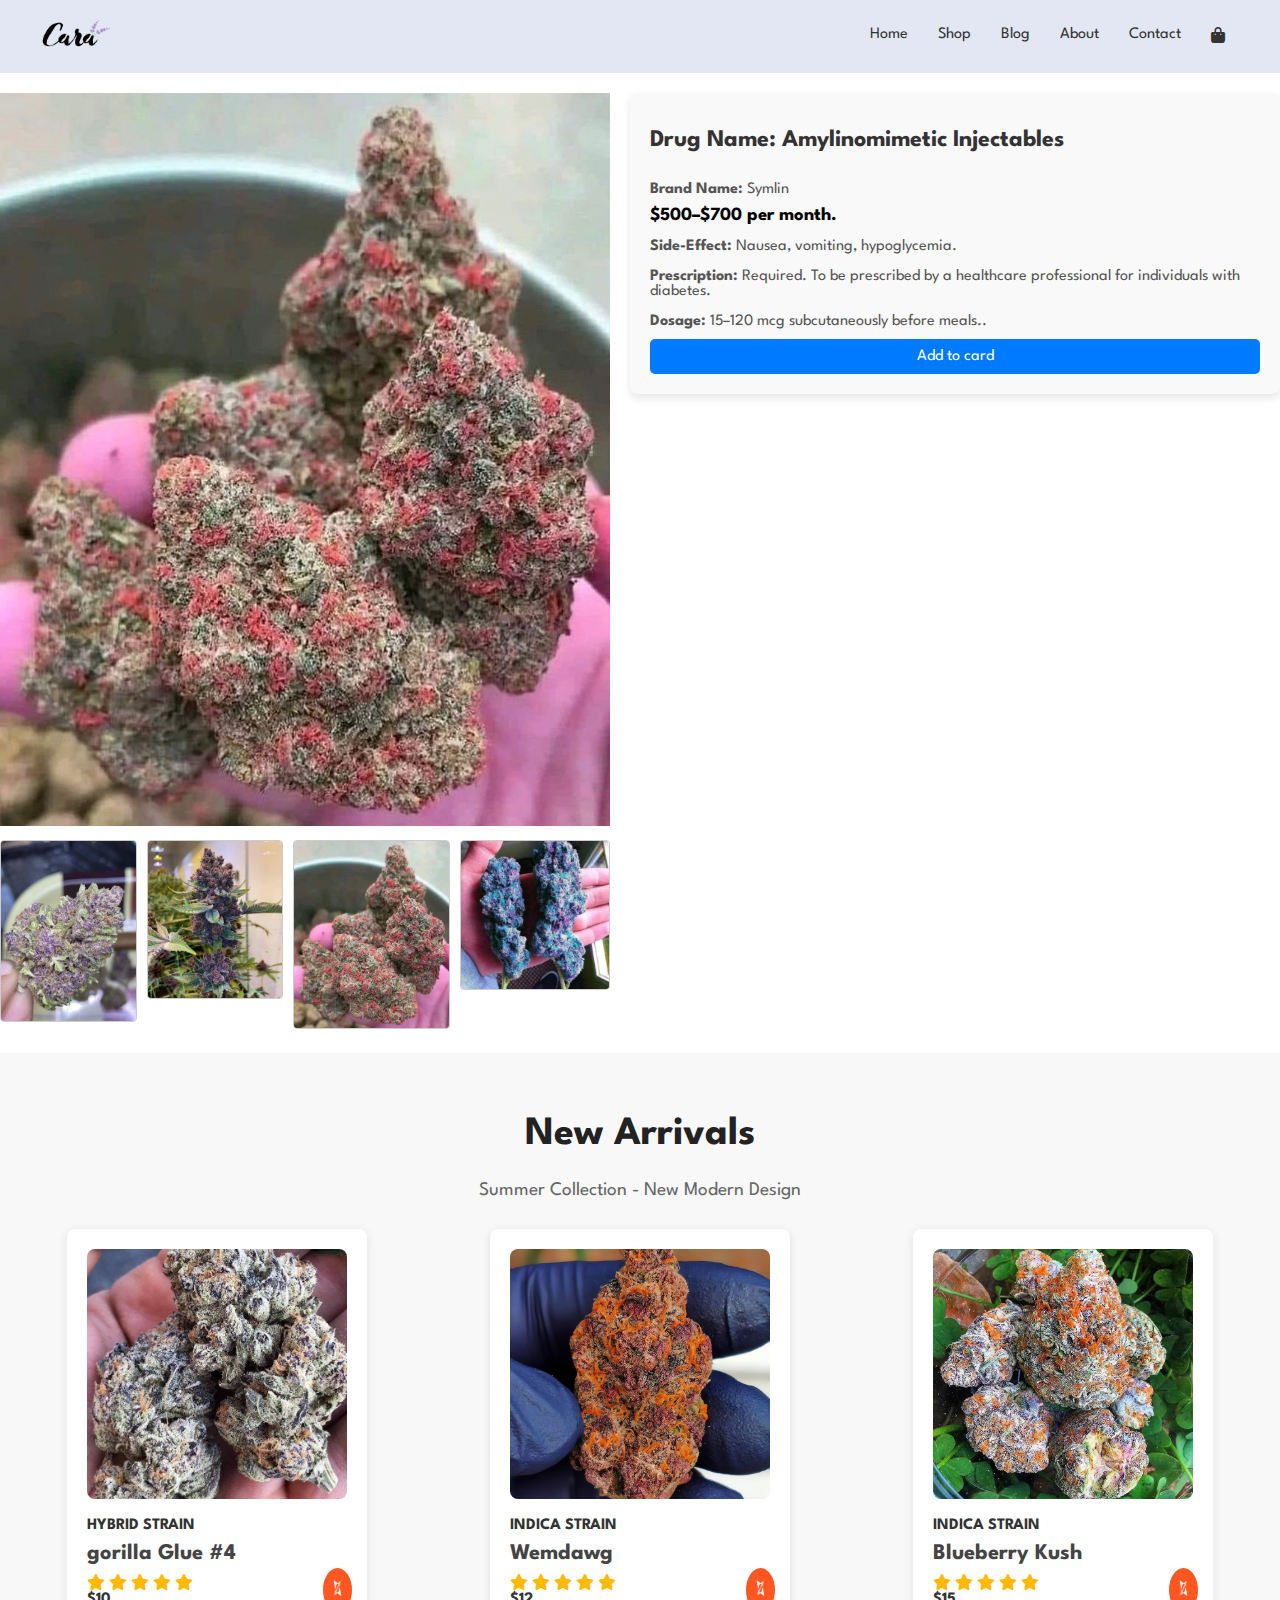
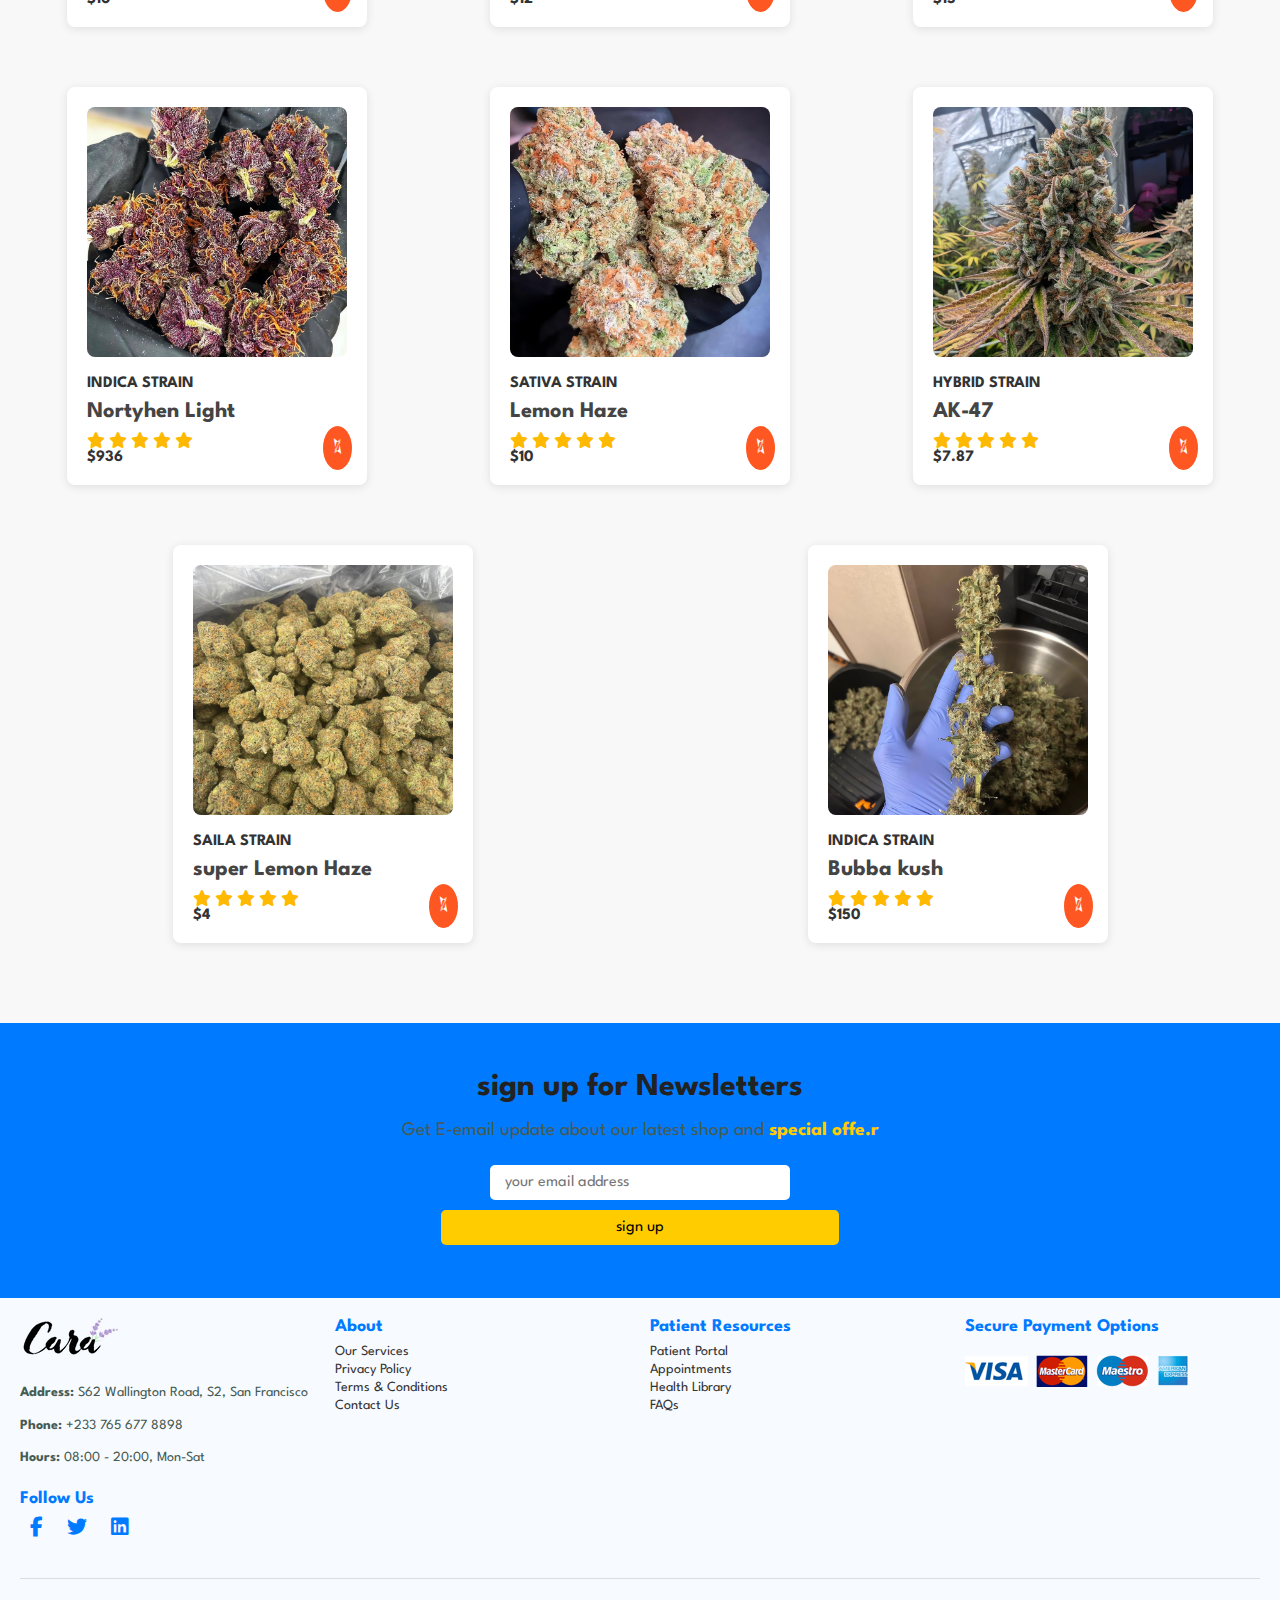
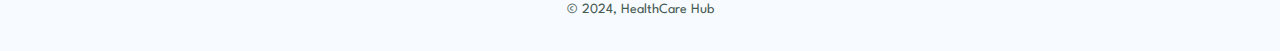
<file: weedJunction/sproduct.html>
<!DOCTYPE html>
<html lang="en">
<head>
    <meta charset="UTF-8">
    <meta http-equiv="X-UA-Compatible" content="IE=edge">
    <meta name="viewport" content="width=device-width, initial-scale=1.0">
    <title>JIM BELUSHI'S FARM</title>
    <link rel="stylesheet" href="https://pro.fontawesome.com/releases/v5.10.0/css/all.css" />
    <link rel="stylesheet" href="https://cdnjs.cloudflare.com/ajax/libs/font-awesome/6.5.1/css/all.min.css" />
    <link rel="stylesheet" href="style.css">
</head>
<body>

    <section id="header">
        <a href ="#"><img src="img/logo.png" class="logo" alt="Logo"></a>
        <div>
            <ul id="navbar">
                <li><a href="index.html">Home</a></li>
                <li><a class="active" href="shop.html">Shop</a></li>
                <li><a href="blog.html">Blog</a></li>
                <li><a href="about.html">About</a></li>
                <li><a href="contact.html">Contact</a></li>
                <li><a href="cart.html"><i class="fa fa-shopping-bag" aria-hidden="true"></i></a></li>
              


        </div>
       
    </section>
   
    <section id="prodetails" class="section-p5">
        <!-- Image Section -->
        <div class="single-pro-image">
            <img src="img/features/28.jpg" style="width: 100%; height: auto;" id="maining" alt="Amylinomimetic injectables">
            <div class="small-img-group">
                <div class="small-img-col">
                    <img src="img/features/26.jpg" style="width: 100%; height: auto;" class="small-img" alt="Thumbnail 1">
                </div>
                <div class="small-img-col">
                    <img src="img/features/30.jpg" style="width: 100%; height: auto;" class="small-img" alt="Thumbnail 2">
                </div>
                <div class="small-img-col">
                    <img src="img/features/28.jpg" style="width: 100%; height: auto;" class="small-img" alt="Thumbnail 3">
                </div>
                <div class="small-img-col">
                    <img src="img/features/31.jpg" style="width: 100%; height: auto;" class="small-img" alt="Thumbnail 4">
                </div>
            </div>
        </div>
    
        <!-- Drug Details Section -->
        <div class="drug-details">
            <h2>Drug Name: Amylinomimetic Injectables</h2>
            <p><strong>Brand Name:</strong> Symlin</p>
            <h3>$500–$700 per month.</h3>
            <p><strong>Side-Effect:</strong> Nausea, vomiting, hypoglycemia.</p>
            <p><strong>Prescription:</strong> Required. To be prescribed by a healthcare professional for individuals with diabetes.</p>
            <p><strong>Dosage:</strong> 15–120 mcg subcutaneously before meals..</p>
            <button class="btn">Add to card</button>
          
        </div>
    </section>
    <section id="product1" class="section-p1">
        <h1>New Arrivals</h1>
        <p>Summer Collection - New Modern Design</p>
        <div class="pro-container">
            <!-- Product 1 -->
            <div class="pro">
                <img src="img/products/21.jpg" alt="Amylinomimetic injectables">
                <div class="des">
                    <span>HYBRID STRAIN</span>
                    <h5>gorilla Glue #4</h5>
                    <div class="star">
                        <i class="fa-solid fa-star"></i>
                        <i class="fa-solid fa-star"></i>
                        <i class="fa-solid fa-star"></i>
                        <i class="fa-solid fa-star"></i>
                        <i class="fa-solid fa-star"></i>
                    </div>
                    <span class="price">$10</span>
                </div>
                <a href="#" class="cart-icon"><i class="fal fa-shopping-cart"></i></a>
            </div>
    
            <!-- Product 2 -->
            <div class="pro">
                <img src="img/products/20.jpg" alt="Anastrozole">
                <div class="des">
                    <span> INDICA STRAIN</span>
                    <h5>Wemdawg</h5>
                    <div class="star">
                        <i class="fa-solid fa-star"></i>
                        <i class="fa-solid fa-star"></i>
                        <i class="fa-solid fa-star"></i>
                        <i class="fa-solid fa-star"></i>
                        <i class="fa-solid fa-star"></i>
                    </div>
                    <span class="price">$12</span>
                </div>
                <a href="#" class="cart-icon"><i class="fal fa-shopping-cart"></i></a>
            </div>
    
            <!-- Product 3 -->
            <div class="pro">
                <img src="img/products/19.jpg" alt="Bupropion-naltrexone">
                <div class="des">
                    <span>INDICA STRAIN</span>
                    <h5>Blueberry Kush</h5>
                    <div class="star">
                        <i class="fa-solid fa-star"></i>
                        <i class="fa-solid fa-star"></i>
                        <i class="fa-solid fa-star"></i>
                        <i class="fa-solid fa-star"></i>
                        <i class="fa-solid fa-star"></i>
                    </div>
                    <span class="price">$15</span>
                </div>
                <a href="#" class="cart-icon"><i class="fal fa-shopping-cart"></i></a>
            </div>
    
            <!-- Product 4 -->
            <div class="pro">
                <img src="img/products/18.jpg" alt="Amoxilin">
                <div class="des">
                    <span>INDICA STRAIN
                    </span>
                    <h5>Nortyhen Light</h5>
                    <div class="star">
                        <i class="fa-solid fa-star"></i>
                        <i class="fa-solid fa-star"></i>
                        <i class="fa-solid fa-star"></i>
                        <i class="fa-solid fa-star"></i>
                        <i class="fa-solid fa-star"></i>
                    </div>
                    <span class="price"> $936 </span>
                </div>
                <a href="#" class="cart-icon"><i class="fal fa-shopping-cart"></i></a>
            </div>
    
            <!-- Product 5 -->
            <div class="pro">
                <img src="img/products/16.jpg" alt="">
                <div class="des">
                    <span> SATIVA STRAIN</span>
                    <h5>Lemon Haze</h5>
                    <div class="star">
                        <i class="fa-solid fa-star"></i>
                        <i class="fa-solid fa-star"></i>
                        <i class="fa-solid fa-star"></i>
                        <i class="fa-solid fa-star"></i>
                        <i class="fa-solid fa-star"></i>
                    </div>
                    <span class="price">$10</span>
                </div>
                <a href="#" class="cart-icon"><i class="fal fa-shopping-cart"></i></a>
            </div>
    
            <!-- Product 6 -->
            <div class="pro">
                <img src="img/products/15.jpg" alt="">
                <div class="des">
                    <span>HYBRID STRAIN </span>
                    <h5>AK-47</h5>
                    <div class="star">
                        <i class="fa-solid fa-star"></i>
                        <i class="fa-solid fa-star"></i>
                        <i class="fa-solid fa-star"></i>
                        <i class="fa-solid fa-star"></i>
                        <i class="fa-solid fa-star"></i>
                    </div>
                    <span class="price">$7.87</span>
                </div>
                <a href="#" class="cart-icon"><i class="fal fa-shopping-cart"></i></a>
            </div>
    
            <!-- Product 7 -->
            <div class="pro">
                <img src="img/products/14.jpg" alt="Metformin">
                <div class="des">
                    <span> SAILA STRAIN</span>
                    <h5>super Lemon Haze</h5>
                    <div class="star">
                        <i class="fa-solid fa-star"></i>
                        <i class="fa-solid fa-star"></i>
                        <i class="fa-solid fa-star"></i>
                        <i class="fa-solid fa-star"></i>
                        <i class="fa-solid fa-star"></i>
                    </div>
                    <span class="price">$4</span>
                </div>
                <a href="#" class="cart-icon"><i class="fal fa-shopping-cart"></i></a>
            </div>
    
            <!-- Product 8 -->
            <div class="pro">
                <img src="img/products/13.jpg" alt="Insulin">
                <div class="des">
                    <span>INDICA STRAIN</span>
                    <h5>Bubba kush</h5>
                    <div class="star">
                        <i class="fa-solid fa-star"></i>
                        <i class="fa-solid fa-star"></i>
                        <i class="fa-solid fa-star"></i>
                        <i class="fa-solid fa-star"></i>
                        <i class="fa-solid fa-star"></i>
                    </div>
                    <span class="price">$150</span>
                </div>
                <a href="#" class="cart-icon"><i class="fal fa-shopping-cart"></i></a>
            </div>
        </div>
    </section>
    
        <section id ="newsletter">
            <div class="newstext">
                <h4>sign up for Newsletters</h4>
                <p> Get E-email update about our latest shop and <span>special offe.r</span></p>

            </div>
            <div class="fora">
                <input type="text" placeholder="your email address">
                <button>sign up</button>
            </div>

        </section>
        <footer id="section-p1">
            <div class="col">
                <img src="img/logo.png" alt="Medical Logo">
                <p><strong>Address:</strong> S62 Wallington Road, S2, San Francisco</p>
                <p><strong>Phone:</strong> +233 765 677 8898</p>
                <p><strong>Hours:</strong> 08:00 - 20:00, Mon-Sat</p>
                <div class="follow">
                    <h4>Follow Us</h4>
                    <div class="icon">
                        <i class="fab fa-facebook-f"></i>
                        <i class="fab fa-twitter"></i>
                        <i class="fab fa-linkedin"></i>
                    </div>
                </div>
            </div>
            <div class="col">
                <h4>About</h4>
                <a href="#">Our Services</a>
                <a href="#">Privacy Policy</a>
                <a href="#">Terms & Conditions</a>
                <a href="#">Contact Us</a>
            </div>
            <div class="col">
                <h4>Patient Resources</h4>
                <a href="#">Patient Portal</a>
                <a href="#">Appointments</a>
                <a href="#">Health Library</a>
                <a href="#">FAQs</a>
            </div>
            <div class="col install">
                <h4>Secure Payment Options</h4>
                <img src="img/pay/pay.png" alt="Payment Gateways">
            </div>
            <div class="copyright">
                <p>&copy; 2024, HealthCare Hub</p>
            </div>
        </footer>
        <script>
            var maining=document.getElementById("maining");
            var smalling=document.getElementByClassName("small-img");


            smalling[0].onclick=function(){
                maining.scr=amlling[0].src;
            }
            smalling[1].onclick=function(){
                maining.scr=amlling[1].src;
            }
            smalling[2].onclick=function(){
                maining.scr=amlling[2].src;
            }
            smalling[3].onclick=function(){
                maining.scr=amlling[3].src;
            }
        </script>
        

    <script src="script.js"></script>
</body>
</html>
</file>
<file: weedJunction/style.css>
@import url("https://fonts.googleapis.com/css2?family=Spartan:wght@100;200;300;400;500;600;700;800;900&display=swap");

* {
  margin: 0;
  padding: 0;
  box-sizing: border-box;
  font-family: "Spartan", sans-serif;
}

html {
  scroll-behavior: smooth;
}

/* Global Styles */
h1, h2 {
  color: #222;
}

h1 {
  font-size: 50px;
  line-height: 64px;
}

h2 {
  font-size: 46px;
  line-height: 54px;
}

h4 {
  font-size: 20px;
  color: #222;
}

h6 {
  font-weight: 700;
  font-size: 12px;
}

p {
  font-size: 16px;
  color: #465b52;
  margin: 15px 0 20px 0;
}

body {
  width: 100%;
  height: 100%;
}

#header {
  display: flex;
  align-items: center;
  justify-content: space-between;
  padding: 20px 40px;
  background: #E3E6F3;
  z-index: 999;
}

#header .logo {
  width: 100px;
}

#navbar {
  list-style: none;
  display: flex;
  flex-wrap: wrap;
  justify-content: center;
}

#navbar li {
  margin: 0 15px;
}

#navbar li a {
  text-decoration: none;
  color: #333;
  font-size: 16px;
}

#navbar li a:hover {
  color: #007BFF;
}
#mobile{
  display:none;
  align-items:center;
}
#navbar.active{
  right:0px;
}
#close{
  display:none;
}
/* Hero Section */
#hero {
  background-image: url("img/78.jpg");
  height: 90vh;
  width: 100%;
  background-size: cover;
  background-position: top 25% right 0;
  padding: 0 80px;
  display: flex;
  flex-direction: column;
  align-items: flex-start;
  justify-content: center;
  text-align: left;
}

#hero h4 {
  color: WHITE;
  padding-bottom: 15px;
}

#hero h2 {
  color: #088178;
  font-size: 40px;
}

#hero p {
  color: white;
  font-size: 18px;
}

#hero button {
  background-image: url("img/button.png");
  background-color: transparent;
  color: #088178;
  border: 0;
  padding: 14px 8px 14px 65px;
  background-repeat: no-repeat;
  cursor: pointer;
  font-weight: 700;
  font-size: 16px;
  border-radius: 4px;
  transition: background-color 0.3s ease;
}

#hero button:hover {
  background-color: #ddd;
}

/* Feature Boxes */
#feature {
  display: flex;
  justify-content: space-between;
  padding: 50px;
  background-color: #f4f4f4;
  border: 0;
  cursor: pointer;
}

.fe-box {
  text-align: center;
  padding: 20px;
  width: 30%;
  box-shadow: 0 4px 6px rgba(0, 0, 0, 0.1);
  border: 1px solid #cce7d0;
  margin: 15px 0;
  transition: transform 0.3s ease;
}

.fe-box:hover {
  transform: scale(1.05);
}

.fe-box img {
  width: 80px;
  height: 80px;
  object-fit: cover;
  margin-bottom: 10px;
}

.fe-box h6 {
  font-size: 14px;
  font-weight: bold;
  color: #088178;
  padding: 6px 12px;
  border-radius: 4px;
  background-color: #fddde4;
}

#feature .fe-box:nth-child(2) h6 {
  background-color: pink;
}
#feature .fe-box:nth-child(4) h6 {
  background-color: #yellow;
}
#feature .fe-box:nth-child(3) h6 {
  background-color: #cdebbc;
}
#feature .fe-box:nth-child(5) h6 {
  background-color: #red;
}
/* Product Section */
#product1 {
  padding: 50px 0;
  background-color: #f8f8f8;
  text-align: center;
}

#product1 h1 {
  font-size: 2.5rem;
  margin-bottom: 10px;
}

#product1 p {
  font-size: 1.2rem;
  color: #666;
  margin-bottom: 30px;
}

.pro-container {
  display: flex;
  justify-content: space-around;
  gap: 30px;
  flex-wrap: wrap;
  padding: 0 20px;
}

.pro {
  background-color: #fff;
  border-radius: 8px;
  box-shadow: 0 2px 10px rgba(0, 0, 0, 0.1);
  width: 300px;
  text-align: left;
  padding: 20px;
  position: relative;
  transition: transform 0.3s ease;
  margin-bottom: 30px;
}

.pro:hover {
  transform: translateY(-10px);
}

.pro img {
  width: 100%;
  height: 250px;
  object-fit: cover;
  border-radius: 8px;
}

.pro .des {
  margin-top: 15px;
}

.pro .des span {
  font-size: 1rem;
  font-weight: bold;
  color: #333;
}

.pro .des h5 {
  font-size: 1.4rem;
  margin: 10px 0;
  color: #444;
}

.pro .star i {
  color: #ffb900;
}

.pro .price {
  font-size: 1.2rem;
  font-weight: bold;
  color: #333;
  margin-top: 10px;
}

/* Cart Icon */
.cart-icon {
  position: absolute;
  bottom: 15px;
  right: 15px;
  background-color: #ff5722;
  color: #fff;
  padding: 10px;
  border-radius: 50%;
  font-size: 1.5rem;
  transition: background-color 0.3s ease;
}

.cart-icon:hover {
  background-color: #e64a19;
}

/* Media Queries for Mobile Responsiveness */
@media (max-width: 1024px) {
  #hero {
    padding: 0 20px;
  }

  #hero h2 {
    font-size: 32px;
  }

  #hero button {
    font-size: 14px;
    padding: 14px 8px;
  }

  #feature {
    padding: 20px;
    flex-direction: column;
    align-items: center;
  }

  .fe-box {
    width: 100%;
    margin: 10px 0;
  }

  .fe-box img {
    width: 100%;
    height: auto;
  }

  .pro-container {
    flex-direction: column;
    align-items: center;
    width: 100%; /* Full width on mobile */
        height: auto; /* Maintain aspect ratio */
  }

  .pro {
    width: 90%;
    margin: 10px 0;
  }

  .pro img {
    height: 200px;
  }

  h1 {
    font-size: 30px;
  }

  h2 {
    font-size: 28px;
  }

  p {
    font-size: 14px;
  }
}

@media (max-width: 768px) {
  #header {
    flex-direction: column;
    align-items: center;
    padding: 10px 20px;
  }

  #navbar {
    flex-direction: column;
    align-items: center;
    margin-top: 10px;
  }
  #prodetails{
    display:flex;
    flex-direction:column;

  }
  .single-pro-image{
    width:100%;
    margin-right:0px;
  }
  .drug-details{
    width:100%;
  }

  #navbar li {
    margin: 10px 0;
  }

  #hero {
    height: 70vh;
    text-align: center;
    padding: 0 20px;
  }

  #hero h2 {
    font-size: 28px;
  }

  #hero button {
    font-size: 14px;
    padding: 12px 8px;
  }

  .fe-box {
    width: 100%;
    margin: 10px 0;
  }

  .pro-container {
    flex-direction: column;
    align-items: center;
    padding: 0;
    width: 100%; /* Full width on mobile */
        height: auto; /* Maintain aspect ratio */
  }

  .pro {
    width: 90%;
    margin-bottom: 15px;
  }

  .pro img {
    height: 180px;
  }
}

@media (max-width: 480px) {
  h1 {
    font-size: 26px;
  }

  h2 {
    font-size: 24px;
  }

  p {
    font-size: 12px;
  }

  .pro {
    width: 100%;
    margin-bottom: 20px;
  }

  .pro img {
    height: 150px;
  }
}
#banner {
  display: flex;
  flex-direction: column;
  justify-content: center;
  align-items: center;
  text-align: center;
  background-image: url("img/banner/b2.jpg");
  background-size: cover;
  background-position: center;
  height: 30vh;  /* Adjust the height as per the section requirement */
  padding: 20px;
  color: white; /* Ensures the text is visible on the background */
}

#banner h4 {
  font-size: 24px;
  font-weight: 600;
  margin-bottom: 10px;
  text-transform: uppercase;
}

#banner h2 {
  font-size: 40px;
  font-weight: 700;
  margin-bottom: 20px;
}

#banner span {
  color: #ff5722; /* Highlight the discount percentage */
}

#banner button {
  background-color: #088178;
  color: white;
  padding: 14px 40px;
  border: none;
  border-radius: 4px;
  font-size: 16px;
  font-weight: 700;
  cursor: pointer;
  transition: background-color 0.3s ease;
  text-transform: uppercase;
}

#banner button:hover {
  background-color: #007b5e;
}

/* Responsive Design */
@media (max-width: 1024px) {
  #banner h2 {
    font-size: 32px;
  }

  #banner button {
    font-size: 14px;
    padding: 12px 30px;
  }

  #banner h4 {
    font-size: 22px;
  }
}

@media (max-width: 768px) {
  #banner h2 {
    font-size: 28px;
  }

  #banner button {
    font-size: 14px;
    padding: 12px 25px;
  }

  #banner h4 {
    font-size: 20px;
  }
}

@media (max-width: 480px) {
  #banner h2 {
    font-size: 24px;
  }

  #banner button {
    font-size: 14px;
    padding: 10px 20px;
  }

  #banner h4 {
    font-size: 18px;
  }
}
#sm-banner {
  display: flex;
  justify-content: space-between;
  gap: 20px;
  padding: 20px;
  background-color: #f4f4f4;
}

.banner-box {
  background-color: #fff;
  border: 1px solid #ddd;
  border-radius: 8px;
  background-image: url("img/banner/b67.jpeg");
  padding: 20px;
  width: 48%;
  text-align: center;
  box-shadow: 0 4px 8px rgba(0, 0, 0, 0.1);
}

.banner-box h4 {
  color: #ff5733; /* Example color for "crazy deals" */
  font-size: 18px;
  margin-bottom: 10px;
}

.banner-box h2 {
  color: #333;
  font-size: 24px;
  margin-bottom: 10px;
}

.banner-box span {
  color: #555;
  font-size: 14px;
  display: block;
  margin-bottom: 20px;
}

.banner-box button {
  background-color: #ff5733; /* Button color */
  color: white;
  padding: 10px 20px;
  border: none;
  border-radius: 5px;
  cursor: pointer;
  font-size: 16px;
  transition: background-color 0.3s;
}

.banner-box button:hover {
  background-color: #d44a1f;
}
.banner-box1 {
  background-color: #fff;
  border: 1px solid #ddd;
  border-radius: 8px;
  background-image: url("img/banner/b68.jpeg");
  padding: 20px;
  width: 48%;
  text-align: center;
  box-shadow: 0 4px 8px rgba(0, 0, 0, 0.1);
}
.banner-box1 button {
  background-color: #ff5733; /* Button color */
  color: white;
  padding: 10px 20px;
  border: none;
  border-radius: 5px;
  cursor: pointer;
  font-size: 16px;
  transition: background-color 0.3s;
}
.banner-box1 span {
  color: black;
  font-size: 14px;
  display: block;
  margin-bottom: 20px;
}
.banner-box1 h4 {
  color: red; /* Example color for "crazy deals" */
  font-size: 18px;
  margin-bottom: 10px;
}

.banner-box1 h2 {
  color: black;
  font-size: 24px;
  margin-bottom: 10px;
}
#banner3 {
  display: flex;
  justify-content: space-between;
  align-items: center;
  padding: 20px;
  background-color: #f4f4f4;
  gap: 20px;
  
.banner-box2 {
  background-image: url("img/banner/b78.jpeg");
  flex: 1;
  text-align: center;
  padding: 20px;
  background-color: #ffffff;
  border: 2px solid #ddd;
  border-radius: 8px;
  box-shadow: 0 4px 6px rgba(0, 0, 0, 0.1);
  transition: transform 0.3s ease, box-shadow 0.3s ease;
}
.banner-box2 {
  background-image: url("img/banner/b78.jpeg");
  flex: 1;
  text-align: center;
  padding: 20px;
  background-color: #ffffff;
  border: 2px solid #ddd;
  border-radius: 8px;
  box-shadow: 0 4px 6px rgba(0, 0, 0, 0.1);
  transition: transform 0.3s ease, box-shadow 0.3s ease;
}
}

.banner-box2 {
  background-image: url("img/banner/b78.jpeg");
  flex: 1;
  text-align: center;
  padding: 20px;
  height:30vh;
  background-color: #ffffff;
  border: 2px solid #ddd;
  border-radius: 8px;
  box-shadow: 0 4px 6px rgba(0, 0, 0, 0.1);
  transition: transform 0.3s ease, box-shadow 0.3s ease;
}

.banner-box4 {
  background-image: url("img/banner/b80.jpeg");
  flex: 1;
  text-align: center;
  padding: 20px;
  background-color: #ffffff;
  border: 2px solid #ddd;
  border-radius: 8px;
  height:30vh;
  box-shadow: 0 4px 6px rgba(0, 0, 0, 0.1);
  transition: transform 0.3s ease, box-shadow 0.3s ease;
}
.banner-box3 {
  background-image: url("img/banner/b79.jpeg");
  flex: 1;
  text-align: center;
  padding: 20px;
  height:30vh;
  background-color: #ffffff;
  border: 2px solid #ddd;
  border-radius: 8px;
  box-shadow: 0 4px 6px rgba(0, 0, 0, 0.1);
  transition: transform 0.3s ease, box-shadow 0.3s ease;
}

.banner-box2:hover {
  transform: scale(1.05);
  box-shadow: 0 6px 8px rgba(0, 0, 0, 0.2);
}

.banner-box2 h2 {
  font-size: 20px;
  color: #333;
  margin-bottom: 10px;
}

.banner-box3 h2 {
  font-size: 24px;
  color: black;
  margin-bottom: 10px;
}

.banner-box4 h2 {
  font-size: 24px;
  color: #333;
  margin-bottom: 10px;
}


.banner-box2 h4 {
  font-size: 18px;
  color: black;
}
.banner-box3 h4 {
  font-size: 18px;
  color: blue;
}
.banner-box4 h4 {
  font-size: 18px;
  color: blue;
}
@media (max-width: 768px) {
  #banner3 {
      flex-direction: column;
      gap: 10px;
  }
}

#newsletter {
  background-color: #007bff; /* Blue background */
  padding: 50px 20px;
  color: #fff;
  text-align: center;
  position: relative;
}

#newsletter .newstext {
  margin-bottom: 20px;
}

#newsletter .newstext h4 {
  font-size: 2rem;
  margin-bottom: 10px;
}

#newsletter .newstext p {
  font-size: 1.2rem;
  line-height: 1.5;
}

#newsletter .newstext span {
  color: #ffcc00;
  font-weight: bold;
}

#newsletter .fora {
  display: inline-flex;
  flex-wrap: wrap;
  justify-content: center;
  gap: 10px;
}

#newsletter .fora input {
  padding: 10px 15px;
  border: none;
  border-radius: 5px;
  width: 300px;
  max-width: 80%;
  font-size: 1rem;
}

#newsletter .fora button {
  padding: 10px 20px;
  background-color: #ffcc00;
  color: #000;
  border: none;
  border-radius: 5px;
  font-size: 1rem;
  cursor: pointer;
  transition: background 0.3s;
}

#newsletter .fora button:hover {
  background-color: #e6b800;
}
#section-p1 {
  display: flex;
  flex-wrap: wrap;
  justify-content: space-between;
  background-color: #f7faff;
  color: #333;
  padding: 20px;
  gap: 20px;
  border-top: 3px solid #007bff;
}

#section-p1 .col {
  flex: 1 1 calc(25% - 20px);
  min-width: 200px;
}

#section-p1 .col img {
  max-width: 100%;
  height: auto;
  margin-bottom: 10px;
}

#section-p1 p {
  font-size: 14px;
  line-height: 1.6;
  margin: 10px 0;
}

#section-p1 .follow {
  margin-top: 20px;
}

#section-p1 .follow .icon i {
  font-size: 20px;
  margin: 0 10px;
  color: #007bff;
  transition: color 0.3s;
}

#section-p1 .follow .icon i:hover {
  color: #0056b3;
}

#section-p1 .col h4 {
  font-size: 18px;
  margin-bottom: 10px;
  color: #007bff;
}

#section-p1 .col a {
  display: block;
  font-size: 14px;
  color: #333;
  text-decoration: none;
  margin: 5px 0;
}

#section-p1 .col a:hover {
  color: #007bff;
}

#section-p1 .install img {
  margin-top: 10px;
}

#section-p1 .copyright {
  width: 100%;
  text-align: center;
  margin-top: 20px;
  font-size: 14px;
  border-top: 1px solid #ddd;
  padding-top: 10px;
  color: #666;

}
@media (max-width: 799px) {
 
  #navbar {
    display: flex; /* Flex container for horizontal layout */
    flex-direction: row; /* Change to horizontal layout */
    align-items: center; /* Center items vertically */
    justify-content: center; /* Align items to the start (left) */
    flex-wrap: wrap;
    gap: 6px;
  
}


  #navbar.active {
    right: 0; /* Move to the visible area when active */
    
  }

  #navbar li {
    list-style-type: none; /* Remove default list styling */
    margin: 0; /* Remove default margins */
    padding: 0; /* Remove default padding */
    margin-bottom: 25px;
  }
  #navbar a {
    text-decoration: none; /* Remove underline from links */
    color: black; /* Set default link color */
    font-weight: bold; /* Optionally bold text */
}

  #mobile {
    display: flex;
    align-items: center;
  }

  #mobile i {
    color: #1a1a1a;
    font-size: 24px;
    right:30px;
    padding-left: 20px;
    cursor: pointer; /* Make the icon clickable */
  }
  #close{
    display:initial;
    position:absolute;
    top:30px;
    left:30px;
    color:#222;
    font-size:30px;
  }
}

/* Responsive Styles for Mobile */
@media (max-width: 768px) {
  #feature {
    justify-content: space-around; /* Center items with even spacing */
    gap: 15px; /* Add more space between rows and columns */
  }

  .fe-box {
    width: 45%; /* Two columns per row */
  }

  .fe-box img {
    width: 60px; /* Slightly smaller images for mobile */
    height: 60px;
  }
}
#page-header{
  background-image:url("img/banner/b1.jpg");
  width:100%;
  height:40vh;
  background-size:cover;
  display:flex;
  justify-content:center;
  text-align:center;
  flex-direction:column;
padding:14px;
}
#page-header h4{
  color:white;
}
#page-header p{
  color:white;
}
#pagination {
  display: flex;
  justify-content: center;
  align-items: center;
  margin: 20px 0;
}

#pagination a {
  display: inline-block;
  background-color:green;
  margin: 0 10px;
  padding: 15px 20px;
  text-decoration: none;
  color: #333;
  font-size: 16px;
  border: 1px solid #ddd;
  border-radius: 5px;
  transition: all 0.3s ease;
}

#pagination a:hover {
  background-color: #007bff;
  color: #fff;
  border-color: #007bff;
}

#pagination a i {
  font-size: 18px;
  vertical-align: middle;
}

#pagination .active {
  background-color: #007bff;
  color: #fff;
  border-color: #007bff;
}
/*ngle-pro-image{
  width:180px;
  margin-right:50px;

  
}
.small-img-group{
  display:flex;
  justify-content:space-between;
  
}
.small-img-col{
  flex-basis:24%;
  cursor:pointer;
}
  */
  .section-p5 {
    display: flex;
    gap: 20px;
    margin: 20px auto;
    align-items: flex-start;
}

.single-pro-image {
  
    flex: 1;
    text-align: center;
}

.small-img-group {
    display: flex;
    justify-content: center;
    gap: 10px;
    margin-top: 10px;
}

.small-img-col img {
    width: 80px;
    cursor: pointer;
    border: 1px solid #ccc;
    border-radius: 4px;
    transition: transform 0.3s ease;
}

.small-img-col img:hover {
    transform: scale(1.1);
}

.drug-details {
    flex: 1;
    background: #f9f9f9;
    padding: 20px;
    border-radius: 8px;
    box-shadow: 0 4px 8px rgba(0, 0, 0, 0.1);
}

.drug-details h2 {
    font-size: 24px;
    color: #333;
    margin-bottom: 10px;
}

.drug-details p {
    font-size: 16px;
    margin-bottom: 10px;
    color: #555;
}

.drug-details .btn {
    padding: 10px 20px;
    background: #007bff;
    color: white;
    border: none;
    border-radius: 5px;
    cursor: pointer;
    font-size: 16px;
    transition: background 0.3s ease;
}

.drug-details .btn:hover {
    background: #0056b3;
}
#page-header.blog-header{
  background-image:url("img/banner/b19.jpg");
  width:100%;
  height:40vh;
  background-size:cover;
  display:flex;
 
  justify-content:center;
  text-align:center;
  flex-direction:column;
padding:14px;
}
/*
#blog{
padding:150px 50px 0 150px;
}
#blog.blog-box{
  display:flex;
  align-items:center;
  widthL100%

}
#blog.blog-img{
  width:50%;
  margin-right:40px;

}
#blog img{
  width:100%;
  height:300px;
  object-fit:cover;
}
.blog-detail{
  width:50%
}
.blog-detail a{
  text-decoration:none;
  font-size:11px;
  color:black;
  font-weight:700;
}
#blog.blog-detail a::after{
content:"";
width:50px;
height:1px;
background-clor:#000;
position:absolute;
top:4px;
right:-60px;
}*/
#blog {
  display: flex;
  flex-wrap: wrap;
  justify-content: space-around;
  padding: 20px;
  background-color: white;
  margin: 20px auto;
  max-width: 800px;
  box-shadow: 0 0 10px rgba(0, 0, 0, 0.1);
}

.blog-box {
  display: flex;
  align-items: stretch; /* Ensure both elements have equal height */
  margin-bottom: 20px;
}

.blog-img {
  flex: 1; /* Image takes up 50% of the container */
  max-width: 50%; /* Optional: limit image width to half for clarity */
}

.blog-img img {
  width: 100%;
  height: auto;
}

.blog-detail {
  flex: 1; /* Text takes up the other half */
  padding: 20px;
}

.blog-detail h4 {
  font-size: 20px;
  margin-bottom: 10px;
}

.blog-detail p {
  font-size: 16px;
  color: #555;
  line-height: 1.6;
}

.blog-detail a {
  display: inline-block;
  margin-top: 15px;
  text-decoration: none;
  color: white;
  background-color: #007bff;
  padding: 10px 20px;
  border-radius: 5px;
  transition: background-color 0.3s;
}

.blog-detail a:hover {
  background-color: #0056b3;
}
@media (max-width: 768px) {
  .blog-box {
      flex-direction: column; /* Stack the image and text vertically on smaller screens */
  }
  
  .blog-img {
      max-width: 100%; /* Full width of the container for image */
  }
  
  .blog-detail {
      padding: 20px;
  }
  
  .blog-detail h4 {
      font-size: 18px; /* Adjust font size for mobile */
  }
  
  .blog-detail p {
      font-size: 14px; /* Adjust font size for mobile */
  }
  
  .blog-detail a {
      padding: 8px 16px; /* Adjust padding for mobile buttons */
  }
}
#about-head {
  display: flex;
  align-items: center;
  justify-content: space-between;
  padding: 2rem 0;
}

#about-head img {
  max-width: 50%;
  height: auto;
  border-radius: 8px; /* Optional: add some border-radius for styling */
  margin-right: 2rem; /* Add right margin to create spacing */
}

#about-head div {
  max-width: 50%; /* Ensure the content doesn’t overflow */
  text-align: left;
}

#about-head h2 {
  font-size: 2rem;
  margin-bottom: 1rem;
}

#about-head p {
  line-height: 1.6;
  font-size: 1rem;
  color: #666; /* Optionally, adjust the text color */
}
/* Mobile-specific styles */
@media (max-width: 768px) {
  #about-head {
    display: flex;
    flex-direction: column; /* Stack image and text vertically on mobile */
    align-items: center;
    padding: 1rem;
  }

  #about-head img {
    max-width: 100%; /* Full width for images on mobile */
    height: auto;
    border-radius: 8px; /* Optional: add border-radius for styling */
    margin-bottom: 1.5rem;
    margin-right:0.2rem; /* Adjust spacing between image and text on mobile */
  }

  #about-head div {
    max-width: 100%; /* Full width for text on mobile */
    text-align: center; /* Center text on mobile */
  }

  #about-head h2 {
    font-size: 1.25rem; /* Adjust font size for mobile */
    margin-bottom: 1rem;
  }

  #about-head p {
    font-size: 0.875rem; /* Smaller font size for better readability on mobile */
    line-height: 1.6;
    color: #666; /* Optionally adjust text color */
  }
}


#contact-details {
  display: flex;
  flex-wrap: wrap;
  justify-content: space-between;
  gap: 2rem;
}

.details {
  flex: 1 1 45%; /* Take up 45% width on larger screens for details */
  background: #fff;
  padding: 2rem;
  border-radius: 8px;
  box-shadow: 0 4px 6px rgba(0, 0, 0, 0.1);
}

.details span {
  display: block;
  font-size: 1.25rem;
  color: #333;
  margin-bottom: 0.5rem;
}

.details h2 {
  font-size: 2rem;
  color: #222;
  margin-bottom: 1.5rem;
}

.details h3 {
  font-size: 1.5rem;
  color: #555;
  margin-bottom: 1rem;
}

.details ul {
  list-style-type: none;
  padding: 0;
}

.details li {
  display: flex;
  align-items: center;
  margin-bottom: 1rem;
}

.details i {
  font-size: 1.5rem;
  color: #333;
  margin-right: 1rem;
}

.details p {
  font-size: 1rem;
  color: #666;
}

.map {
  flex: 1 1 45%; /* Take up 45% width on larger screens for map */
  border-radius: 8px;
  overflow: hidden;
  box-shadow: 0 4px 6px rgba(0, 0, 0, 0.1);
}

.map iframe {
  width: 100%;
  height: 450px;
  border: none;
}
/* General body styles */
body {
  font-family: 'Arial', sans-serif;
  margin: 0;
  padding: 0;
  box-sizing: border-box;
}

/* Form Section Styling */
form {
  max-width: 600px;
  margin: 2rem auto;
  background: #fff;
  padding: 2rem;
  border-radius: 8px;
  box-shadow: 0 4px 6px rgba(0, 0, 0, 0.1);
}

form span {
  display: block;
  font-size: 1.5rem;
  color: #333;
  text-align: center;
  margin-bottom: 1.5rem;
}

.input-group {
  margin-bottom: 1.5rem;
}

.input-group label {
  display: block;
  font-size: 1rem;
  color: #555;
  margin-bottom: 0.5rem;
}

.input-group input,
.input-group textarea {
  width: 100%;
  padding: 0.8rem;
  border: 1px solid #ccc;
  border-radius: 4px;
  font-size: 1rem;
  color: #333;
}

.input-group textarea {
  resize: none;
}

button {
  display: block;
  width: 100%;
  padding: 0.8rem;
  background-color: #007BFF;
  color: #fff;
  border: none;
  border-radius: 4px;
  font-size: 1rem;
  cursor: pointer;
  transition: background-color 0.3s ease-in-out;
}

button:hover {
  background-color: #0056b3;
}
/* General Table Styling */
table {
  width: 100%;
  border-collapse: collapse;
  margin: 2rem 0;
}

th, td {
  text-align: center;
  padding: 1rem;
  border: 1px solid #ddd;
}

th {
  background-color: #f4f4f4;
  font-weight: bold;
}

td img {
  max-width: 50px;
  border-radius: 4px;
}

td input[type="number"] {
  width: 60px;
  padding: 0.5rem;
  text-align: center;
  border: 1px solid #ddd;
  border-radius: 4px;
}

td i {
  color: #ff5a5f;
  cursor: pointer;
  font-size: 1.2rem;
}

td i:hover {
  color: #ff0000;
}
/* Coupon Section Styling */
#cart-add {
  display: flex;
  justify-content: space-between;
  gap: 2rem;
  margin: 2rem 0;
}

#coupon {
  flex: 1;
}

#coupon h3 {
  margin-bottom: 1rem;
  font-size: 1.5rem;
  color: #333;
}

#coupon input {
  width: calc(100% - 100px);
  padding: 0.8rem;
  margin-right: 1rem;
  border: 1px solid #ccc;
  border-radius: 4px;
}

#coupon button.normal {
  padding: 0.8rem 1.5rem;
  background-color: #007BFF;
  color: #fff;
  border: none;
  border-radius: 4px;
  cursor: pointer;
  transition: background-color 0.3s ease-in-out;
}

#coupon button.normal:hover {
  background-color: #0056b3;
}

/* Subtotal Section Styling */
#subtotal {
  flex: 1;
  background: #f9f9f9;
  padding: 1.5rem;
  border-radius: 8px;
  box-shadow: 0 4px 6px rgba(0, 0, 0, 0.1);
}

#subtotal h3 {
  margin-bottom: 1.5rem;
  font-size: 1.5rem;
  color: #333;
}

#subtotal table {
  width: 100%;
  border-collapse: collapse;
}

#subtotal td {
  padding: 0.8rem 0;
  font-size: 1rem;
  color: #555;
}

#subtotal td:last-child {
  text-align: right;
}

#subtotal strong {
  color: #000;
  font-size: 1.2rem;
}
#navbar li a.active {
  color: #fff;
  background-color: #007bff;
  border-radius: 4px;
  padding: 5px 10px;
  text-decoration: none;
}
</file>
